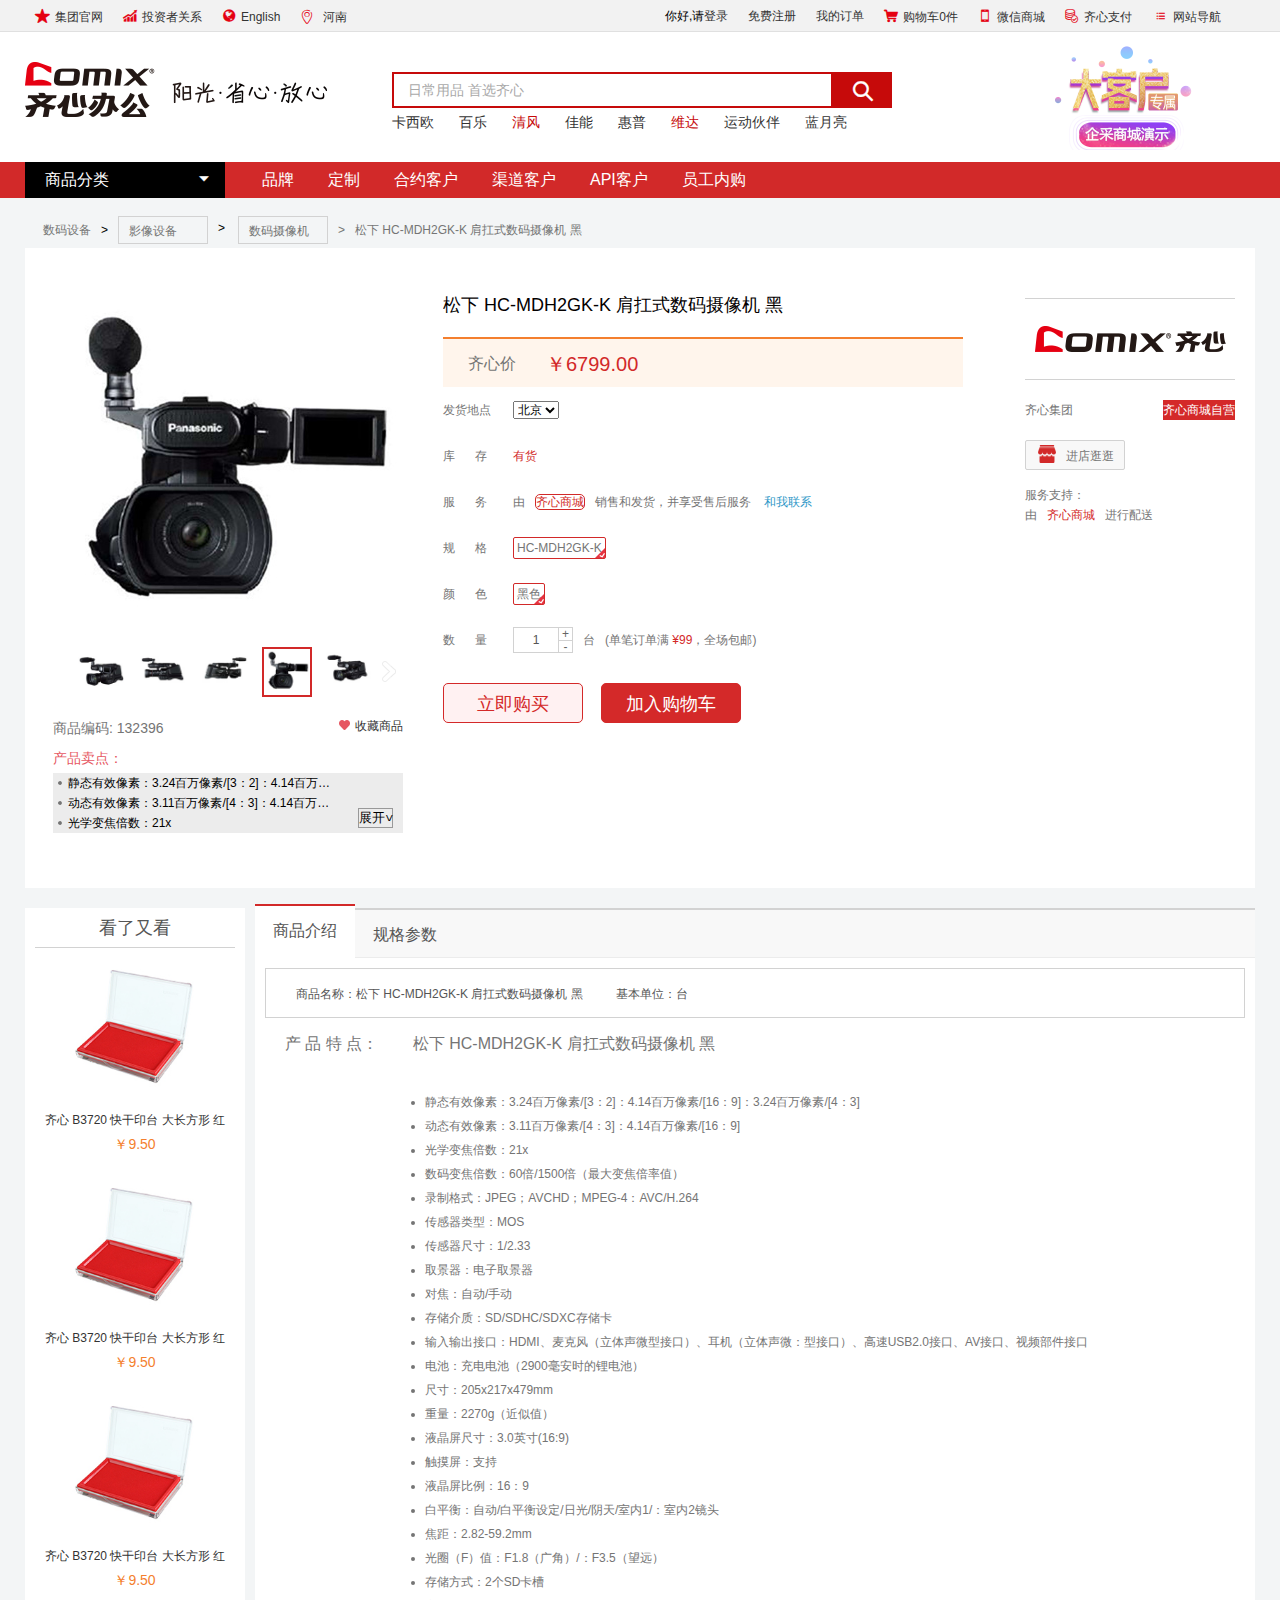
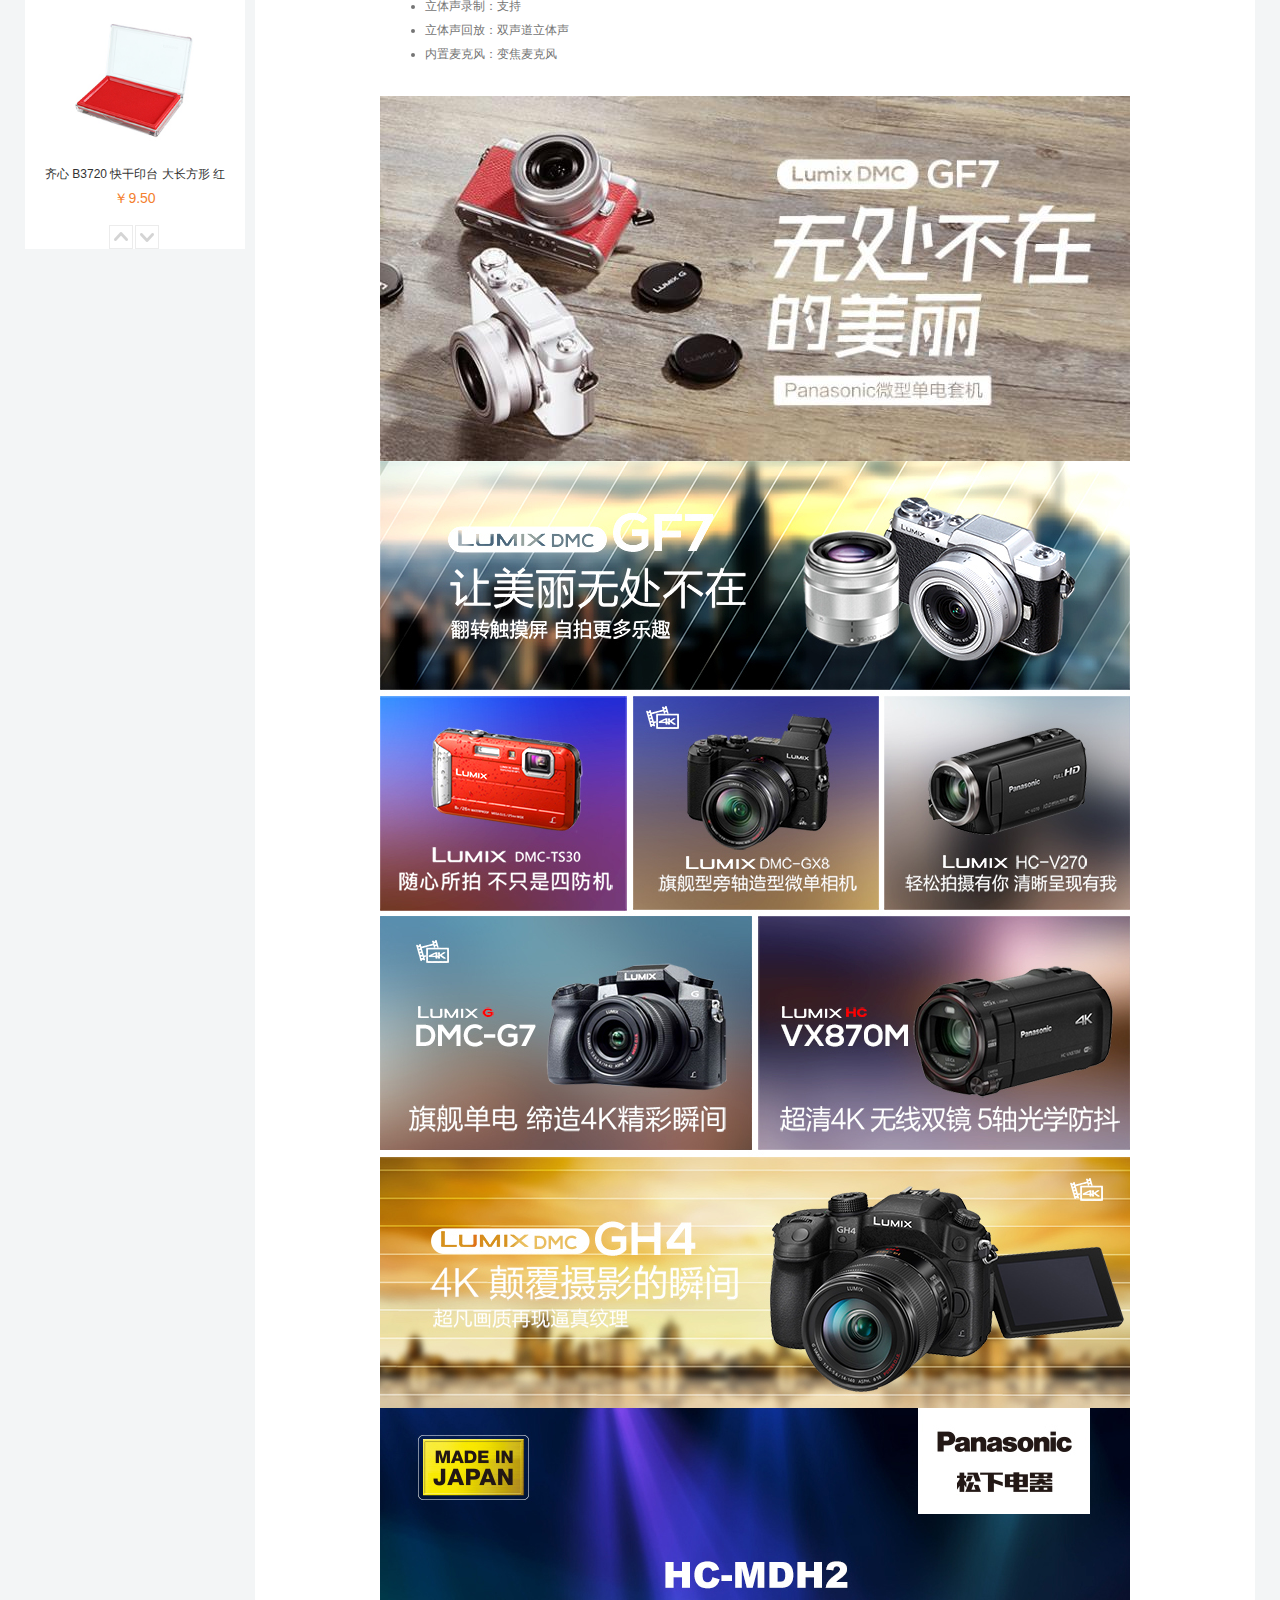
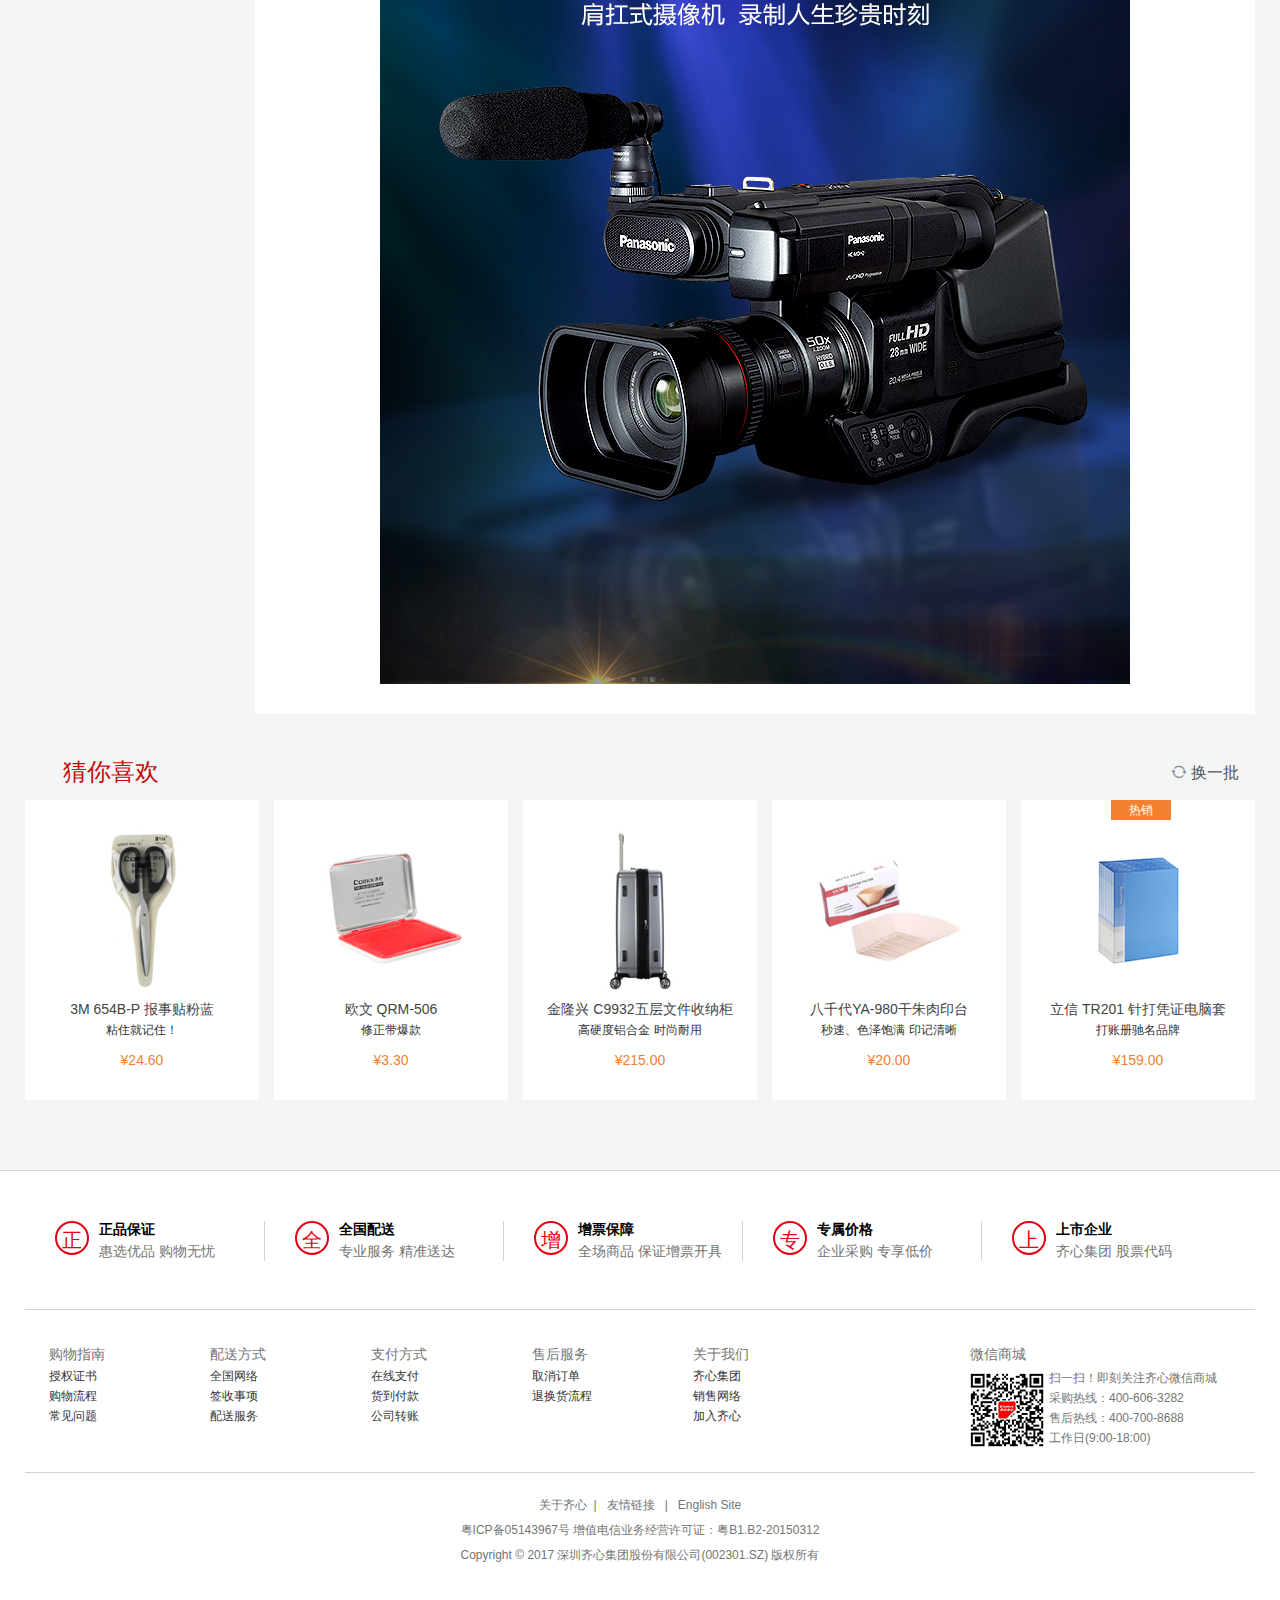
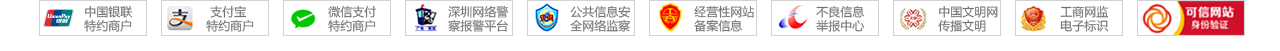
<file: qixin/detail.html>
<!doctype html>
<html>
<head>
<meta charset="utf-8">
<meta http-equiv="X-UA-Compatible" content="IE=Edge, chrome=1">
<title>商品详情</title>
<link href="favicon.ico" type="text/icon" rel="shortcut icon"/>
<meta name="keywords" content="齐心商城一站式采购,齐心渠道，批发商城，分销商城，电子商务解决方案">
<meta name="description" content="齐心渠道宝一站式网上办公用品采购平台">
<link rel="stylesheet" type="text/css" href="style/base.css"/>
<link rel="stylesheet" type="text/css" href="style/index.css"/>
<link rel="stylesheet" type="text/css" href="style/productList.css"/>
<link rel="stylesheet" type="text/css" href="style/detail.css"/>

<script type="text/javascript" src="js/jquery.min.js"></script>
<!-- <script src="js/jquery-3.2.1.min.js" type="text/javascript"/> -->
<style type="text/css">
.product i{
  color: #9d9282;
  font-size: 14px;
}
.product a:hover i{
  /* color: #ff4040 */
}
.nav .menu_nav h3:hover i{
  transform: rotate(180deg);
  transition: 0.5s;
}
#nav .nav .menu_nav .kinds{
    background: white;
    opacity: 0.9;
}

 </style>
</head>

<body>
<!--topbar-->
<div  id="topbar">
<div class="topbar"> 
  <!--hd_link-->
  <div class="hd_link">
    <ul class="hd_link fl">
      <li><i class="iconfont">&#xe600;</i><a href="http://about.comix.com.cn/">集团官网</a></li>
      <li><i class="iconfont">&#xe62a;</i><a href="http://about.comix.com.cn/page/tzzgx">投资者关系</a></li>
      <li><i class="iconfont">&#xe62d;</i><a href="http://www.chinacomix.com/">English</a></li>
    	<li><i class="iconfont">&#xe640;</i><a href="#">  <span>河南</span> </a> </li>
    </ul>
  </div>
    <!--hd_link  end--> 
    
    
    <!--quick_menu-->
    <div class="quick_menu fr">
      <ul>
        <li><span>你好,请</span><a href="#">登录</a> </li>
        <li><a href="#">免费注册</a></li>
        <li><a href="#">我的订单</a></li>
        <li><i class="iconfont">&#xe601;</i><a href="#"><span>购物车0件</span></a></li>
        <li><i class="iconfont" style="border-bottom:0 none;">&#xe63e;</i><a href="#"><span>微信商城</span></a> 
          <!--submenu-->
          	<b class="submenu"> <img src="images/hd-qrcode.png"></b>
          <!--submenu end--> 
            </li>
        <li><i class="iconfont">&#xe615;</i><a href="#">齐心支付</a></li>
        <li><i class="iconfont">&#xe70a;</i><a href="#">网站导航</a> 
          <!--submenu 网址导航-->
          <div class="submenu_menu">
          <dl >
          <dt>第三方平台&nbsp;&nbsp;|&nbsp;&nbsp;</dt>
            <dd>
            <a target="_blank" href="#">齐心京东</a>               
            <a target="_blank" href="#">齐心天猫</a>
            </dd>
            </dl>
            
            
          <dl>
          <dt>个人企业&nbsp;&nbsp;|&nbsp;&nbsp;</dt>
            <dd>
              <a target="_blank" href="#">齐心商城</a> 
               <a target="_blank" href="#">合约用户</a> 
               <a target="_blank" href="#">合约用户</a> 
            </dd>
          </dl>
            
            <dl >
          <dt>批发市场&nbsp;&nbsp;|&nbsp;&nbsp;</dt>
            <dd>
              <a target="_blank" href="#">齐心渠道</a> 
              <a target="_blank" href="#">齐心乐购</a> 
                          </dd>
            </dl>
            
            <dl >
          <dt>齐心集团&nbsp;&nbsp;|&nbsp;&nbsp;</dt>
            <dd>
               <a target="_blank" href="#">集团官网</a> 
              <a target="_blank" href="#">麦苗网络</a> 
            </dd>
            </dl>
            
           <dl>
          <dt>企业创投&nbsp;&nbsp;|&nbsp;&nbsp;</dt>
            <dd>
               <a target="_blank" href="#">阳光印网</a> 
               <a target="_blank" href="#">一览网络</a>
               <a target="_blank" href="#">齐心渠道</a>
               <a target="_blank" href="#">麦苗网络</a> 
               <a target="_blank" href="#">齐心渠道</a>
                 
            </dd>
            </dl>
           <!--submenu end-->  
          </div>
        </li>
        </ul>  
    
    <!--quick_menu end-->  
    </div>
  
  
   <!--topbar end-->
  </div>
</div>
<!--topbar end-->

<!-- 搜索栏 -->
<div id="header">
  <div class="header wrap" >
      <h1 class="fl"><a href="#"><img src="images/logo.png"></a></h1>

<div class="search fl">
  <div class="search_ipt fl ">
      <form>
        <input type="text" value="日常用品 首选齐心" class="input_txt">
        <input type="submit" value="&#xe638;" class="iconfont input_btn">
      </form>
  </div>
  <div class="search_words fl">
      <ul>
        <li><a href="#">卡西欧</a></li>
        <li><a href="#">百乐</a></li>
        <li><a href="#" style="color:#c60a0a">清风</a></li>
        <li><a href="#">佳能</a></li>
        <li><a href="#">惠普</a></li>
        <li><a href="#"style="color:#c60a0a">维达</a></li>
        <li><a href="#">运动伙伴</a></li>
        <li><a href="#">蓝月亮</a></li>
      </ul>
  </div>
  
</div>
    <div class="top_right fr">
      <a href="#" class="right"><img src="images/topright.png"></a>
    </div>

   </div> 
</div>

<!--导航栏nav  -->
<div id="nav">
  <div class="nav wrap">

    <div class="menu_nav fl ">
      <h3><span><a href="#" style="margin-left:20px;">商品分类</a></span><i class="iconfont fr " style="margin-top:10px;">&#xe603;</i></h3>

    <!--商品类别  -->
      <div class="kinds">
      <dl>
        <dt><i class="iconfont">&#xe64c;</i><a href="#">办公用纸</a><b>&gt;</b></dt>
        <div class="submenu">
          <div class="submenu_category">
                            	<dl>
                                      <dt><a href="#">复印纸</a></dt>
                                          <dd><a href="#">A4尺寸复印纸 (522)</a>
                                            <a href="#"> A3尺寸复印纸 (115)</a>
                                            <a href="#"> A5尺寸复印纸 (17)</a>
                                            <a href="#"> B4尺寸复印纸 (13)</a>
                                            <a href="#"> B5尺寸复印纸 (24)</a>
                                            <a href="#"> 8K尺寸复印纸 (23)</a>
                                            <a href="#"> 16K尺寸复印纸 (22)</a>
                                            <a href="#">美标尺寸复印纸 (5)</a>
                                          </dd>
                                </dl>
                                <dl>
                                		<dt><a href="#">打印纸</a></dt>
                                        <dd><a href="#">A4尺寸复印纸 (522)</a>
                                            <a href="#"> A3尺寸复印纸 (115)</a>
                                            <a href="#"> A5尺寸复印纸 (17)</a>
                                            <a href="#"> B4尺寸复印纸 (13)</a>
                                            <a href="#"> B5尺寸复印纸 (24)</a>
                                            <a href="#"> 8K尺寸复印纸 (23)</a>
                                            <a href="#"> 16K尺寸复印纸 (22)</a>
                                            <a href="#">美标尺寸复印纸 (5)</a>
                                          </dd>
                                </dl>
                               <dl>
                                		<dt><a href="#">艺术纸</a></dt>
                                        <dd><a href="#">彩色复印纸 (522)</a>
                                                                                    <a href="#"> B5尺寸复印纸 (24)</a>
                                            <a href="#"> 高端复印纸 (23)</a>
                                         
                                          </dd>
                                </dl>         
                            </div>
        </div>
      </dl>
    

       <dl>
        <dt><i class="iconfont">&#xe60e;</i><a href="#">办公耗材</a><b>&gt;</b></dt>
        <div class="submenu">
          <div class="submenu_category">
                            	<dl>
                                      <dt><a href="#">打印机/传真机耗材</a></dt>
                                          <dd><a href="#">A4尺寸复印纸 (522)</a>
                                            <a href="#"> A3尺寸复印纸 (115)</a>
                                            <a href="#"> A5尺寸复印纸 (17)</a>
                                            <a href="#"> B4尺寸复印纸 (13)</a>
                                            <a href="#"> B5尺寸复印纸 (24)</a>
                                            <a href="#"> 8K尺寸复印纸 (23)</a>
                                            <a href="#"> 16K尺寸复印纸 (22)</a>
                                            <a href="#">美标尺寸复印纸 (5)</a>
                                          </dd>
                                </dl>
                                <dl>
                                		<dt><a href="#">色带</a></dt>
                                        <dd><a href="#">A4尺寸复印纸 (522)</a>
                                            <a href="#"> A3尺寸复印纸 (115)</a>
                                            <a href="#"> A5尺寸复印纸 (17)</a>
                                            <a href="#"> B4尺寸复印纸 (13)</a>
                                            <a href="#"> B5尺寸复印纸 (24)</a>
                                            <a href="#"> 8K尺寸复印纸 (23)</a>
                                            <a href="#"> 16K尺寸复印纸 (22)</a>
                                            <a href="#">美标尺寸复印纸 (5)</a>
                                          </dd>
                                </dl>
                               <dl>
                                		<dt><a href="#">艺术纸</a></dt>
                                        <dd><a href="#">彩色复印纸 (522)</a>
                                            <a href="#"> B5尺寸复印纸 (24)</a>
                                            <a href="#"> 高端复印纸 (23)</a>
                                         
                                          </dd>
                                </dl>         
                            </div>
        </div>        
      </dl>

        <dl>
        <dt><i class="iconfont">&#xe606;</i><a href="#">办公文具</a><b>&gt;</b></dt>
        <div class="submenu">
          <div class="submenu_category">
                            	<dl>
                                      <dt><a href="#">打印机/传真机耗材</a></dt>
                                          <dd><a href="#">A4尺寸复印纸 (522)</a>
                                            <a href="#"> A3尺寸复印纸 (115)</a>
                                            <a href="#"> A5尺寸复印纸 (17)</a>
                                            <a href="#"> B4尺寸复印纸 (13)</a>
                                            <a href="#"> B5尺寸复印纸 (24)</a>
                                            <a href="#"> 8K尺寸复印纸 (23)</a>
                                            <a href="#"> 16K尺寸复印纸 (22)</a>
                                            <a href="#">美标尺寸复印纸 (5)</a>
                                          </dd>
                                </dl>
                                <dl>
                                		<dt><a href="#">色带</a></dt>
                                        <dd><a href="#">A4尺寸复印纸 (522)</a>
                                            <a href="#"> A3尺寸复印纸 (115)</a>
                                            <a href="#"> A5尺寸复印纸 (17)</a>
                                            <a href="#"> B4尺寸复印纸 (13)</a>
                                            <a href="#"> B5尺寸复印纸 (24)</a>
                                            <a href="#"> 8K尺寸复印纸 (23)</a>
                                            <a href="#"> 16K尺寸复印纸 (22)</a>
                                            <a href="#">美标尺寸复印纸 (5)</a>
                                          </dd>
                                </dl>
                               <dl>
                                		<dt><a href="#">艺术纸</a></dt>
                                        <dd><a href="#">彩色复印纸 (522)</a>
                                            <a href="#"> B5尺寸复印纸 (24)</a>
                                            <a href="#"> 高端复印纸 (23)</a>
                                         
                                          </dd>
                                </dl>         
                            </div>
        </div>   
          </dl>

       <dl>
        <dt><i class="iconfont">&#xe69a;</i><a href="#">办公设备</a><b>&gt;</b></dt>        
                 <div class="submenu">
          <div class="submenu_category">
                            	<dl>
                                      <dt><a href="#">打印机/传真机耗材</a></dt>
                                          <dd><a href="#">A4尺寸复印纸 (522)</a>
                                            <a href="#"> A3尺寸复印纸 (115)</a>
                                            <a href="#"> A5尺寸复印纸 (17)</a>
                                            <a href="#"> B4尺寸复印纸 (13)</a>
                                            <a href="#"> B5尺寸复印纸 (24)</a>
                                            <a href="#"> 8K尺寸复印纸 (23)</a>
                                            <a href="#"> 16K尺寸复印纸 (22)</a>
                                            <a href="#">美标尺寸复印纸 (5)</a>
                                          </dd>
                                </dl>
                                <dl>
                                		<dt><a href="#">色带</a></dt>
                                        <dd><a href="#">A4尺寸复印纸 (522)</a>
                                            <a href="#"> A3尺寸复印纸 (115)</a>
                                            <a href="#"> A5尺寸复印纸 (17)</a>
                                            <a href="#"> B4尺寸复印纸 (13)</a>
                                            <a href="#"> B5尺寸复印纸 (24)</a>
                                            <a href="#"> 8K尺寸复印纸 (23)</a>
                                            <a href="#"> 16K尺寸复印纸 (22)</a>
                                            <a href="#">美标尺寸复印纸 (5)</a>
                                          </dd>
                                </dl>
                               <dl>
                                		<dt><a href="#">艺术纸</a></dt>
                                        <dd><a href="#">彩色复印纸 (522)</a>
                                            <a href="#"> B5尺寸复印纸 (24)</a>
                                            <a href="#"> 高端复印纸 (23)</a>
                                         
                                          </dd>
                                </dl>         
                            </div>
        </div>   
      </dl>

        <dl>
        <dt><i class="iconfont">&#xe74f;</i><a href="#">电脑及配件</a><b>&gt;</b></dt>
                 <div class="submenu">
          <div class="submenu_category">
                            	<dl>
                                      <dt><a href="#">打印机/传真机耗材</a></dt>
                                          <dd><a href="#">A4尺寸复印纸 (522)</a>
                                            <a href="#"> A3尺寸复印纸 (115)</a>
                                            <a href="#"> A5尺寸复印纸 (17)</a>
                                            <a href="#"> B4尺寸复印纸 (13)</a>
                                            <a href="#"> B5尺寸复印纸 (24)</a>
                                            <a href="#"> 8K尺寸复印纸 (23)</a>
                                            <a href="#"> 16K尺寸复印纸 (22)</a>
                                            <a href="#">美标尺寸复印纸 (5)</a>
                                          </dd>
                                </dl>
                                <dl>
                                		<dt><a href="#">色带</a></dt>
                                        <dd><a href="#">A4尺寸复印纸 (522)</a>
                                            <a href="#"> A3尺寸复印纸 (115)</a>
                                            <a href="#"> A5尺寸复印纸 (17)</a>
                                            <a href="#"> B4尺寸复印纸 (13)</a>
                                            <a href="#"> B5尺寸复印纸 (24)</a>
                                            <a href="#"> 8K尺寸复印纸 (23)</a>
                                            <a href="#"> 16K尺寸复印纸 (22)</a>
                                            <a href="#">美标尺寸复印纸 (5)</a>
                                          </dd>
                                </dl>
                               <dl>
                                		<dt><a href="#">艺术纸</a></dt>
                                        <dd><a href="#">彩色复印纸 (522)</a>
                                            <a href="#"> B5尺寸复印纸 (24)</a>
                                            <a href="#"> 高端复印纸 (23)</a>
                                         
                                          </dd>
                                </dl>         
                            </div>
        </div>   
      </dl>

          <dl>
        <dt><i class="iconfont">&#xe602;</i><a href="#">数码设备</a><b>&gt;</b></dt>        
                  <div class="submenu">
          <div class="submenu_category">
                            	<dl>
                                      <dt><a href="#">影像设备</a></dt>
                                          <dd><a href="#">一次性成像相机 (57) </a>
                                            <a href="#"> 单反照相机 (91)</a>
                                            <a href="#"> 数码摄像机 (104) </a>
                                            <a href="#"> 数码照相机 (189)</a>
                                            <a href="#"> 单电/微单相机 (81) </a>
                                            <a href="#"> 电子阅读器 (33)</a>
                                          
                                          </dd>
                                </dl>
                                <dl>
                                		<dt><a href="#">影音设备</a></dt>
                                        <dd><a href="#">数码相框 (51) </a>
                                            <a href="#"> 录音笔 (123)</a>
                                            <a href="#"> MP3/MP4播放器 (260)</a>
                                            <a href="#"> 耳机/耳麦 (1340) </a>
                                            <a href="#"> 智能设备 (180)</a>
                                            
                                          </dd>
                                </dl>
                               <dl>
                                		<dt><a href="#">数码配件</a></dt>
                                        <dd><a href="#">三角架 (396)</a>
                                            <a href="#"> 数码设备电池 (49)</a>
                                            <a href="#"> 影像包/保护套 (252)</a>
                                         
                                          </dd>
                                </dl>
                                <dl>
                                		<dt><a href="#">存储卡/读卡器</a></dt>
                                        <dd><a href="#">SD卡/TF卡/CF卡 (81) </a>
                                            <a href="#"> 读卡器/转换器 (78)</a>
                                                                                   
                                          </dd>
                                </dl>                  
                            </div>
        </div>   
      </dl>

       <dl>
        <dt><i class="iconfont">&#xe648;</i><a href="#">通讯设备/手机</a><b>&gt;</b></dt>
                  <div class="submenu">
          <div class="submenu_category">
                            	<dl>
                                      <dt><a href="#">打印机/传真机耗材</a></dt>
                                          <dd><a href="#">A4尺寸复印纸 (522)</a>
                                            <a href="#"> A3尺寸复印纸 (115)</a>
                                            <a href="#"> A5尺寸复印纸 (17)</a>
                                            <a href="#"> B4尺寸复印纸 (13)</a>
                                            <a href="#"> B5尺寸复印纸 (24)</a>
                                            <a href="#"> 8K尺寸复印纸 (23)</a>
                                            <a href="#"> 16K尺寸复印纸 (22)</a>
                                            <a href="#">美标尺寸复印纸 (5)</a>
                                          </dd>
                                </dl>
                                <dl>
                                		<dt><a href="#">色带</a></dt>
                                        <dd><a href="#">A4尺寸复印纸 (522)</a>
                                            <a href="#"> A3尺寸复印纸 (115)</a>
                                            <a href="#"> A5尺寸复印纸 (17)</a>
                                            <a href="#"> B4尺寸复印纸 (13)</a>
                                            <a href="#"> B5尺寸复印纸 (24)</a>
                                            <a href="#"> 8K尺寸复印纸 (23)</a>
                                            <a href="#"> 16K尺寸复印纸 (22)</a>
                                            <a href="#">美标尺寸复印纸 (5)</a>
                                          </dd>
                                </dl>
                               <dl>
                                		<dt><a href="#">艺术纸</a></dt>
                                        <dd><a href="#">彩色复印纸 (522)</a>
                                            <a href="#"> B5尺寸复印纸 (24)</a>
                                            <a href="#"> 高端复印纸 (23)</a>
                                         
                                          </dd>
                                </dl>         
                            </div>
        </div>               
      </dl>

        <dl>
        <dt><i class="iconfont">&#xe626;</i><a href="#">办公家电</a><b>&gt;</b></dt>
            
      </dl>

       <dl>
        <dt><i class="iconfont">&#xe60b;</i><a href="#">食品饮料</a><b>&gt;</b></dt>
          
             
      </dl>

      <dl>
        <dt><i class="iconfont">&#xe62e;</i><a href="#">生活用品</a><b>&gt;</b></dt>         
       
      </dl>

       <dl>
        <dt><i class="iconfont">&#xe617;</i><a href="#">劳防用品</a><b>&gt;</b></dt>
             
      </dl>
            
      <dl>
        <dt><i class="iconfont">&#xe687;</i><a href="#">办公家具</a><b>&gt;</b></dt>
      
      </dl>

      <dl>
        <dt><i class="iconfont">&#xe616;</i><a href="#">卡券及商务礼品</a><b>&gt;</b></dt>
     
      </dl>
      </div>
    
    </div>

    <!--商品右上  -->
    <div class="main_nav fl">
    <ul>
     
      <li><a href="">品牌</a></li>
      <li><a href="">定制</a></li>
      <li> <a href="">合约客户</a></li>
      <li><a href="">渠道客户</a></li>
      <li><a href="">API客户</a></li>
      <li><a href="">员工内购</a></li>

    </ul>
    </div>

  </div>
</div>

<!--商品详情目录  -->
<div class="crumbnew clearfix wrap ">
    <ul>
        <li><a href="#" style="font-size:12px; margin-top:2px;">数码设备</a><span  style="padding-left:10px;" >&gt;</span></li>
        <li>
            <dl>
                <dt style="margin-right:20px;"><a href="#">影像设备</a><i class="iconfont"></i></dt>
                
                <dd>
                    <div class="option">
                        <a href="#">影像设备</a>
                        <a href="#">影像设备</a>
                        <a href="#">影像设备</a>
                        <a href="#">影像设备</a>
                        <a href="#">影像设备</a>
                        <a href="#">影像设备</a>
                        <a href="#">影像设备</a>                        
                    </div>
                </dd>
            </dl>
            <span class="left">&gt;</span>
        </li>
        
        <li>
            <dl>
                <dt><a href="#">数码摄像机</a><i class="iconfont"></i></dt>
                <dd>
                    <div class="option">
                        <a href="#">影像设备</a>
                        <a href="#">影像设备</a>
                        <a href="#">影像设备</a>
                        <a href="#">影像设备</a>
                        <a href="#">影像设备</a>
                        <a href="#">影像设备</a>
                        <a href="#">影像设备</a>                        
                    </div>
                </dd>
            </dl>
        </li>
        <li class="crumb_detail" style="float:left;color: #757575;line-height:28px;"><span>&gt;</span>松下 HC-MDH2GK-K 肩扛式数码摄像机 黑</li>

    </ul>
    
</div>
<!--商品  -->
<div class="detailBox wrap clearfix">
    <div class="left clearfix">
        <div class="detail-img">
            <div class="imgview">
               <img src="images/detail/4.jpg" alt="商品图片">
            </div>
            <div class="select-img">
                <img src="images/detail/qietu.png" alt="切换图片">
                
            </div>
            <div class="detail-nub clearfix">
                <p>商品编码: 132396</p>
                <div class="fr">
                <a href="#"><img src="images/detail/detail2.png"><span>收藏商品</span></a></div>
            </div>
            <!--产品卖点  -->
            <div class="pro-features-tit">产品卖点：</div>
            <div class="pro-features">
              <p><button class="show" style="cursor: pointer;" value="">展开</button><i>&gt;</i>
           </p>
                <ul>

                    <li>静态有效像素：3.24百万像素/[3：2]：4.14百万像素/[16：9]：3.24百万像素/[4：3]</li>
                    <li>动态有效像素：3.11百万像素/[4：3]：4.14百万像素/[16：9]</li>
                    <li>光学变焦倍数：21x</li>
                    <li> 数码变焦倍数：60倍/1500倍（最大变焦倍率值）</li>
                    <li>录制格式：JPEG；AVCHD；MPEG-4：AVC/H.264</li>
                    <li>传感器类型：MOS</li>
                    <li>传感器尺寸：1/2.33</li>
                    <li>取景器：电子取景器</li>
                    <li>对焦：自动/手动</li>
                    <li>存储介质：SD/SDHC/SDXC存储卡</li>
                    <li>输入输出接口：HDMI、麦克风（立体声微型接口）、耳机（立体声微：型接口）、高速USB2.0接口、AV接口、视频部件接口</li>
                    <li>电池：充电电池（2900毫安时的锂电池）</li>
                    <li>尺寸：205x217x479mm</li>
                    <li>重量：2270g（近似值）</li>
                    <li>液晶屏尺寸：3.0英寸(16:9)</li>
                    <li>触摸屏：支持</li>
                    <li>液晶屏比例：16：9</li>
                    <li>白平衡：自动/白平衡设定/日光/阴天/室内1/：室内2镜头</li>
                    <li>焦距：2.82-59.2mm</li>
                    <li>光圈（F）值：F1.8（广角）/：F3.5（望远）</li>
                    <li>存储方式：2个SD卡槽</li>
                    <li>立体声录制：支持</li>
                    <li>立体声回放：双声道立体声</li>
                    <li>内置麦克风：变焦麦克风</li>
                </ul>
                
            </div>
                 <script type="text/javascript">
                $(".show").click(function(){
                  var a=$(".pro-features").height();
                  
                  if(a <="60"){
                  $(".pro-features").css("height", "500");
                  $(".show").text("收缩");
                  $(".pro-features p i").css("transform","rotate(270deg)");
                  $(".pro-features").css("transition","2s");
                  }
                  else{
                  $(".pro-features").css("height", "60");
                  $(".pro-features p i").css("transform","rotate(90deg)");
                  $(".show").text("展开");
                  $(".pro-features ").css("transition","2s");
                  }
                });
              </script>  

        </div>
        <!--商品信息  -->
        <div class="property clearfix">
            <div class="detail-hd">松下 HC-MDH2GK-K 肩扛式数码摄像机 黑</div>
        
          <div class="detail-price clearfix">
              <p class="no1">齐心价</p>
              <p class="no2"><span>￥</span>6799.00</p>
          </div>


          <div class="service clearfix">
            <dl>
              <dt class="fl">发货地点</dt>
              <dd><div class="service">
                <select name="选择" id="shopStock">
                  <option value="1">北京</option>
                  <option value="2">上海</option>
                  <option value="3">天津</option>
                  <option value="4">杭州</option>
                  <option value="5">郑州</option>
                  <option value="6">深圳</option>
                  <option value="7">武汉</option>
                  <option value="8">广东</option>
                  <option value="9">青岛</option>
                  <option value="10">广州</option>

                </select>
              </div> </dd>
                    
            </dl>
          
            <dl class="kucun " >
              <dt>库&nbsp;&nbsp;&nbsp;&nbsp;&nbsp;&nbsp;存</dt>
              <dd>有货</dd>
            </dl>

            <dl class="fuwu" >
              <dt>服&nbsp;&nbsp;&nbsp;&nbsp;&nbsp;&nbsp;务</dt>
              <dd>由<span>齐心商城</span>销售和发货，并享受售后服务 <a href="#">和我联系</a></dd>
            </dl>

            <dl class="guige " >
              <dt>规&nbsp;&nbsp;&nbsp;&nbsp;&nbsp;&nbsp;格</dt>
              <dd class="border"><span>HC-MDH2GK-K<i></i></span>
              </dd>
              
            </dl>

            <dl class="color " >
              <dt>颜&nbsp;&nbsp;&nbsp;&nbsp;&nbsp;&nbsp;色</dt>
              <dd class="border"><span>黑色<i></i></span>
              </dd>
              
            </dl>

            <dl class="shuliang fl" >
              <dt class="fl" >数&nbsp;&nbsp;&nbsp;&nbsp;&nbsp;&nbsp;量</dt>
              <dd class="fl clearfix">
                <div class="" ><input class="ipt" type="text" value="1"></div>
                <div class="changenub clearfix">
                  <a href="#" style="border-bottom:none;">+</a>
                  <a href="#">-</a>
                </div>
                <div class="text fl"> 台</div>
                <div class="text1 fl">(单笔订单满 <span>¥99</span>，全场包邮)</div>
              </dd>
            </dl>


          </div>

          <div class="buybtn">
            <a href="#" class="buy">立即购买</a>
            <a href="#" class="addcart"><i class="iconfont"></i>加入购物车</a>
          </div>
  </div>    

  </div>

  <!--右边  -->
    <div class="right fl">
      <div class="logo">
        <img src="images/detail/shop-comix.png" alt="logo">        
      </div>
      <div class="shop-hd clearfix">
        <p class="p0">齐心集团</p>
        <p class="p1">齐心商城自营</p>
      </div>
      <div class="shop-btn clearfix ">
        <a href="#"><img src="images/detail/shop-ico1.png">进店逛逛</a>

      </div>
      <div class="service">
        <p>服务支持：</p>
         <p class="p2">由<span>齐心商城</span>进行配送</p>
      </div>
    </div>
</div>
<!--商品详情  -->
<div class="main_detail wrap clearfix">
  <!--看了又看  -->
  <div class="reco  fl clearfix">
    <div class="reco-hd">看了又看</div>
    <div class="recoSlide ">
      <ul>
        <li>
          <a href="#">
            <img src="images/detail/1 (1).jpg" alt="">
            <div class="row1">齐心 B3720 快干印台 大长方形 红</div>
            <div class="row2">￥9.50</div>
          </a>
        </li>

        <li>
          <a href="#">
            <img src="images/detail/1 (1).jpg" alt="">
            <div class="row1">齐心 B3720 快干印台 大长方形 红</div>
            <div class="row2">￥9.50</div>
          </a>
        </li>

        <li>
          <a href="#">
            <img src="images/detail/1 (1).jpg" alt="">
            <div class="row1">齐心 B3720 快干印台 大长方形 红</div>
            <div class="row2">￥9.50</div>
          </a>
        </li>

        <li>
          <a href="#">
            <img src="images/detail/1 (1).jpg" alt="">
            <div class="row1">齐心 B3720 快干印台 大长方形 红</div>
            <div class="row2">￥9.50</div>
          </a>
        </li>
      </ul>

      <div class="trigger clearfix">
        <a  class="a1" href="#" ><img src="images/detail/slide1.png"></a>
        <a  class="a2" href="#"><img src="images/detail/slide2.png"></a>
      </div>
    </div>
  </div>
  <!--商品的介绍  -->
  <div class="detailWrap fr clearfix">
    <!--商品介绍标题  -->
    <div class="detail-til">
      <ul class="detail-tab">
        <li>
          <div class="text1 ">商品介绍</div>
        </li>

        <li>
          <div class="text">规格参数</div>
        </li>

      </ul>
    </div>
    <!--商品介绍内容  -->
    <div class="detail-con">
      <div class="text">
        <span >商品名称：松下 HC-MDH2GK-K 肩扛式数码摄像机  黑</span> 
        <span >基本单位：台</span>
      </div>

      
        <div class="tedian clearfix">
            <span >产 品 特 点：</span>
            <span>松下 HC-MDH2GK-K 肩扛式数码摄像机 黑</span></div>
       
        <div class="jieshao clearfix">
         <ul>
                    <li>静态有效像素：3.24百万像素/[3：2]：4.14百万像素/[16：9]：3.24百万像素/[4：3]</li>
                    <li>动态有效像素：3.11百万像素/[4：3]：4.14百万像素/[16：9]</li>
                    <li>光学变焦倍数：21x</li>
                    <li> 数码变焦倍数：60倍/1500倍（最大变焦倍率值）</li>
                    <li>录制格式：JPEG；AVCHD；MPEG-4：AVC/H.264</li>
                    <li>传感器类型：MOS</li>
                    <li>传感器尺寸：1/2.33</li>
                    <li>取景器：电子取景器</li>
                    <li>对焦：自动/手动</li>
                    <li>存储介质：SD/SDHC/SDXC存储卡</li>
                    <li>输入输出接口：HDMI、麦克风（立体声微型接口）、耳机（立体声微：型接口）、高速USB2.0接口、AV接口、视频部件接口</li>
                    <li>电池：充电电池（2900毫安时的锂电池）</li>
                    <li>尺寸：205x217x479mm</li>
                    <li>重量：2270g（近似值）</li>
                    <li>液晶屏尺寸：3.0英寸(16:9)</li>
                    <li>触摸屏：支持</li>
                    <li>液晶屏比例：16：9</li>
                    <li>白平衡：自动/白平衡设定/日光/阴天/室内1/：室内2镜头</li>
                    <li>焦距：2.82-59.2mm</li>
                    <li>光圈（F）值：F1.8（广角）/：F3.5（望远）</li>
                    <li>存储方式：2个SD卡槽</li>
                    <li>立体声录制：支持</li>
                    <li>立体声回放：双声道立体声</li>
                    <li>内置麦克风：变焦麦克风</li>
        </ul>
       </div>
    </div>

      <div class="imageshow">
        <img src="images/detail/1 (2).jpg" alt="">
        <img src="images/detail/2.jpg" alt="">
        <img src="images/detail/3.jpg" alt="">
        <!-- <img src="images/detail/4 (1).jpg" alt=""> -->
        
      </div>
    </div>


  </div>
</div>





<!--楼层开始  -->
  <div class="floor_til wrap clear">  
  <div class="text">
    &nbsp;&nbsp;猜你喜欢
  </div>
  <a href="#"><i class="iconfont" style="width:20px;height:20px;">&#xe631; </i>换一批</a>
</div>
<!--猜你喜欢  -->
<div class="main_floor">
<div class="floor_right_four ">
<ul class="floor_right_item">
        <li class="item_1 ">
          <a href="#">
          <img src="images/1.jpg" alt="碎纸机">
          <div class="row_1">3M 654B-P 报事贴粉蓝 </div>
          <div class="row_2">粘住就记住！</div>
          <div class="row-3">¥24.60 </div></a>
        </li>

        <li class="item_2 ">
          <a href="#">
          <img src="images/1 (1).jpg" alt="碎纸机">
          <div class="row_1">欧文 QRM-506</div>
          <div class="row_2">修正带爆款</div>
          <div class="row-3">¥3.30</div></a>
        </li>

        <li class="item_3 ">
          <a href="#">
          <img src="images/1 (2).jpg" alt="碎纸机">
          <div class="row_1">金隆兴 C9932五层文件收纳柜</div>
          <div class="row_2">高硬度铝合金 时尚耐用</div>
          <div class="row-3">¥215.00 </div></a>
        </li>

         <li class="item_4 ">
          <a href="#">
          <img src="images/1 (3).jpg" alt="碎纸机">
          <div class="row_1">八千代YA-980干朱肉印台</div>
          <div class="row_2">秒速、色泽饱满 印记清晰</div>
          <div class="row-3">¥20.00 </div></a>
        </li>
        <!--热销  -->
         <li class="item_5 ">
            <div class="flag-hot">热销</div> 
          <a href="#">
          <img src="images/1 (4).png" alt="碎纸机">
          <div class="row_1">立信 TR201 针打凭证电脑套</div>
          <div class="row_2">打账册驰名品牌</div>
          <div class="row-3">¥159.00</div></a>
        </li>
      
    </ul>
  </div>



</div>

<!--尾部footer  -->
<div class="footer ">
    <div class="footer_top wrap clear ">
      <ul>
        <li>
          <span>正</span>
          <div class="text">
            <p class="p1">正品保证</p>
            <p class="p2">惠选优品&nbsp;购物无忧</p>
          </div>          
        </li>
      

        
        <li>
          <span>全 </span>
          <div class="text">
            <p class="p1">全国配送</p>
            <p class="p2">专业服务 精准送达</p>
          </div>          
        </li>
      

        
        <li>
          <span>增 </span>
          <div class="text">
            <p class="p1">增票保障</p>
            <p class="p2">全场商品 保证增票开具</p>
          </div>          
        </li>
     

       
        <li>
          <span>专 </span>
          <div class="text">
            <p class="p1">专属价格</p>
            <p class="p2">企业采购 专享低价</p>
          </div>          
        </li>
     

       
        <li>
          <span>上 </span>
          <div class="text">
            <p class="p1">上市企业</p>
            <p class="p2">齐心集团 股票代码 002301</p>
          </div>          
        </li>
      </ul>

      
    </div>
      <div class="footer_nav wrap">
        <dl class="nav_items">
          <dt>购物指南</dt>
          <dd><a href="#">授权证书</a></dd>
          <dd><a href="#">购物流程</a></dd>
          <dd><a href="#">常见问题</a></dd>
        </dl>
        <dl class="nav_items">
          <dt>配送方式</dt>
          <dd><a href="#">全国网络</a></dd>
          <dd><a href="#">签收事项</a></dd>
          <dd><a href="#">配送服务</a></dd>
        </dl>
        <dl class="nav_items">
          <dt>支付方式</dt>
          <dd><a href="#">在线支付</a></dd>
          <dd><a href="#">货到付款</a></dd>
          <dd><a href="#">公司转账</a></dd>
        </dl>
        <dl class="nav_items">
          <dt>售后服务</dt>
          <dd><a href="#">取消订单</a></dd>
          <dd><a href="#">退换货流程</a></dd>
          
        </dl>
        <dl class="nav_items">
          <dt>关于我们</dt>
          <dd><a href="#">齐心集团</a></dd>
          <dd><a href="#">销售网络</a></dd>
          <dd><a href="#">加入齐心</a></dd>
        </dl>

        <dl class="nav_wx">
          <dt>微信商城</dt>
          <p></p>
          <dd>
            扫一扫！即刻关注齐心微信商城<br>
            采购热线：400-606-3282<br>
            售后热线：400-700-8688<br>
            工作日(9:00-18:00)
        <br>
      </dd>
        </dl>

    </div>


    <div class="footer_link wrap">
      <p>
      <a href="#">关于齐心</a>&nbsp;&nbsp;|&nbsp;&nbsp;
      <a href="#">友情链接 </a>&nbsp;&nbsp;|&nbsp;&nbsp;
      <a href="#">English Site</a>
      </p>
      <p>粤ICP备05143967号 增值电信业务经营许可证：<a href="#">粤B1.B2-20150312</a></p>
      <p>Copyright © 2017 深圳齐心集团股份有限公司<a href="#">(002301.SZ)</a> 版权所有</p>
      
    </div>



        <div class="footer_buttom wrap">
          <a href=""><img src="images/footer-link1.png"></a>
          <a href=""><img src="images/footer-link2.png"></a>
          <a href=""><img src="images/footer-link3.png"></a>

          <a href=""><img src="images/footer-link4.png"></a>
          
          <a href=""><img src="images/footer-link5.png"></a>
          
          <a href=""><img src="images/footer-link6.png"></a>
          
          <a href=""><img src="images/footer-link7.png"></a>
          
          <a href=""><img src="images/footer-link8.png"></a>
          
          <a href=""><img src="images/footer-link9.png"></a>
          
          <a href=""><img src="images/footer-link10.png"></a>
          
      
    </div>      
</div>
</body>
</html>
</file>
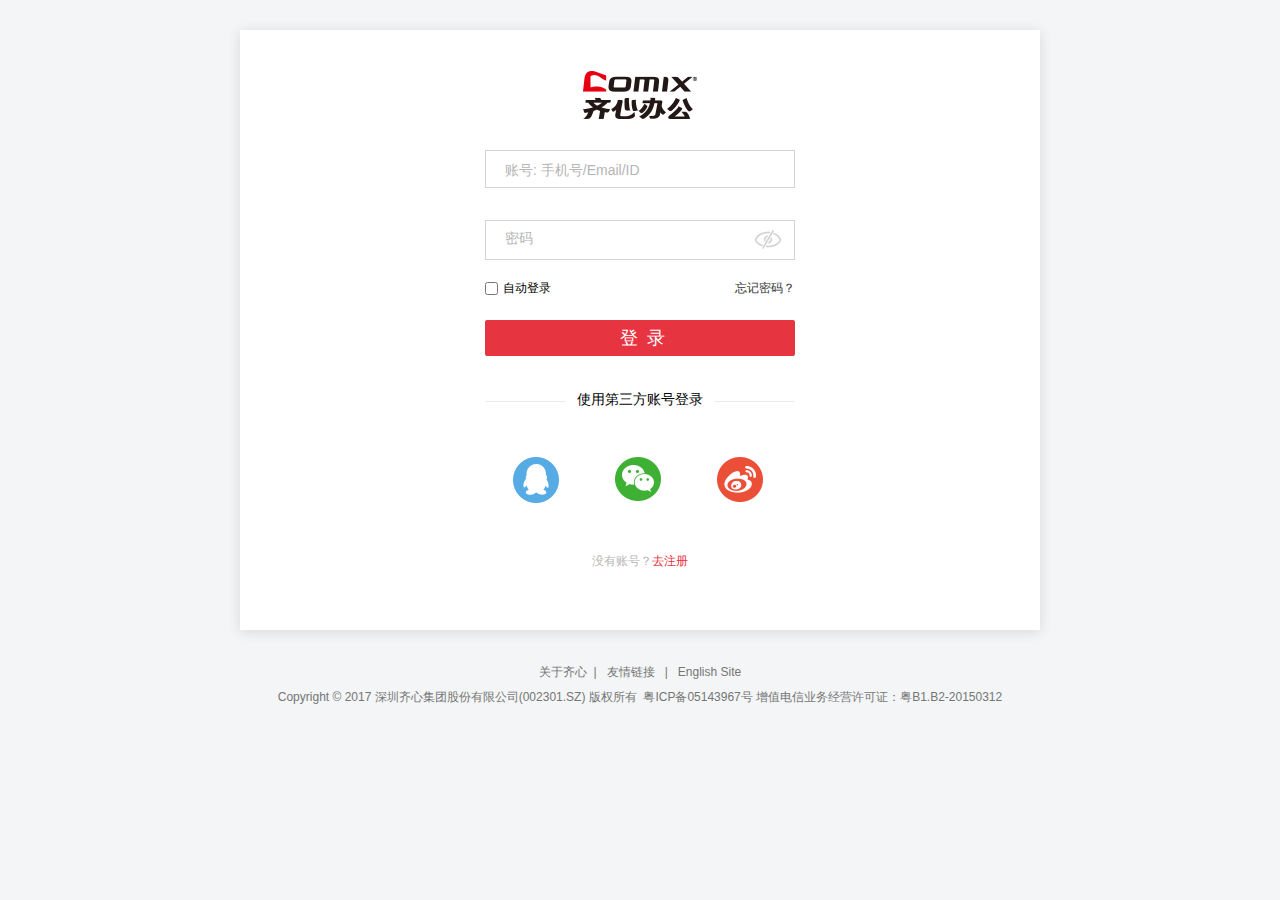
<file: qixin/login.html>
<!DOCTYPE html>
<html lang="en">
<head>
    <link href="favicon.ico" type="text/icon" rel="shortcut icon">
    <meta charset="UTF-8">
    <meta name="viewport" content="width=device-width, initial-scale=1.0">
    <meta http-equiv="X-UA-Compatible" content="ie=edge">
    <title>登录</title>
    <link rel="stylesheet"  type="text/css" href="style/login.css">
    <link rel="stylesheet" type="text/css" href="style/base.css">
    <link rel="stylesheet" type="text/css" href="style/index.css">
   
</head>
<body>
    <div class="log wrap">
    <div class="logBg ">
        <div class="logBox">
            <div class="logo"><img src="images/login/logo.png " alt="logo"></div>
            <div class="passid">
                <input type="text" class="idinput" value="">
                <div class="text"><span>账号:  手机号/Email/ID<span></div>
            </div>
            <div class="password">
                <input type="password" class="passinput" value="">
                <div class="text"><span>密码<span></div>
                <img class="fr" src="images/login/ipt-psw.png" alt="输入密码">
            </div>
            <div class="loglink clearfix">
                <p class="fl"><input type="checkbox" class="checkbox">自动登录</p>
                <p class="fr"><a href="#">忘记密码？</a></p>
            </div>

            <div class="logsub">
                <input type="button" value=" 登  录" class="logbut">
            </div>

            <div class="otherlog">
                <span>使用第三方账号登录</span>
            </div>
            <div>
                <ul class="link clearfix">
                    <li><a href="#"><img src="images/login/co-qq.png" alt="qq"></a></li>
                    <li><a href="#"><img src="images/login/co-weixin.png" alt="wx"></a></li>
                    <li><a href="#"><img src="images/login/co-weibo.png" alt="wb"></a></li>
                </ul>
            </div>
            <div class="register">没有账号？<a href="#">去注册</a></div>
        </div>


    </div>
</div>
        <div class="footer_link wrap">
        <p>
        <a href="#">关于齐心</a>&nbsp;&nbsp;|&nbsp;&nbsp;
        <a href="#">友情链接 </a>&nbsp;&nbsp;|&nbsp;&nbsp;
        <a href="#">English Site</a>
        </p>
        <p>Copyright © 2017 深圳齐心集团股份有限公司<a href="#">(002301.SZ)</a> 版权所有&nbsp;&nbsp;粤ICP备05143967号 增值电信业务经营许可证：<a href="#">粤B1.B2-20150312</a></p>
        </div>
    
</body>
</html>
</file>
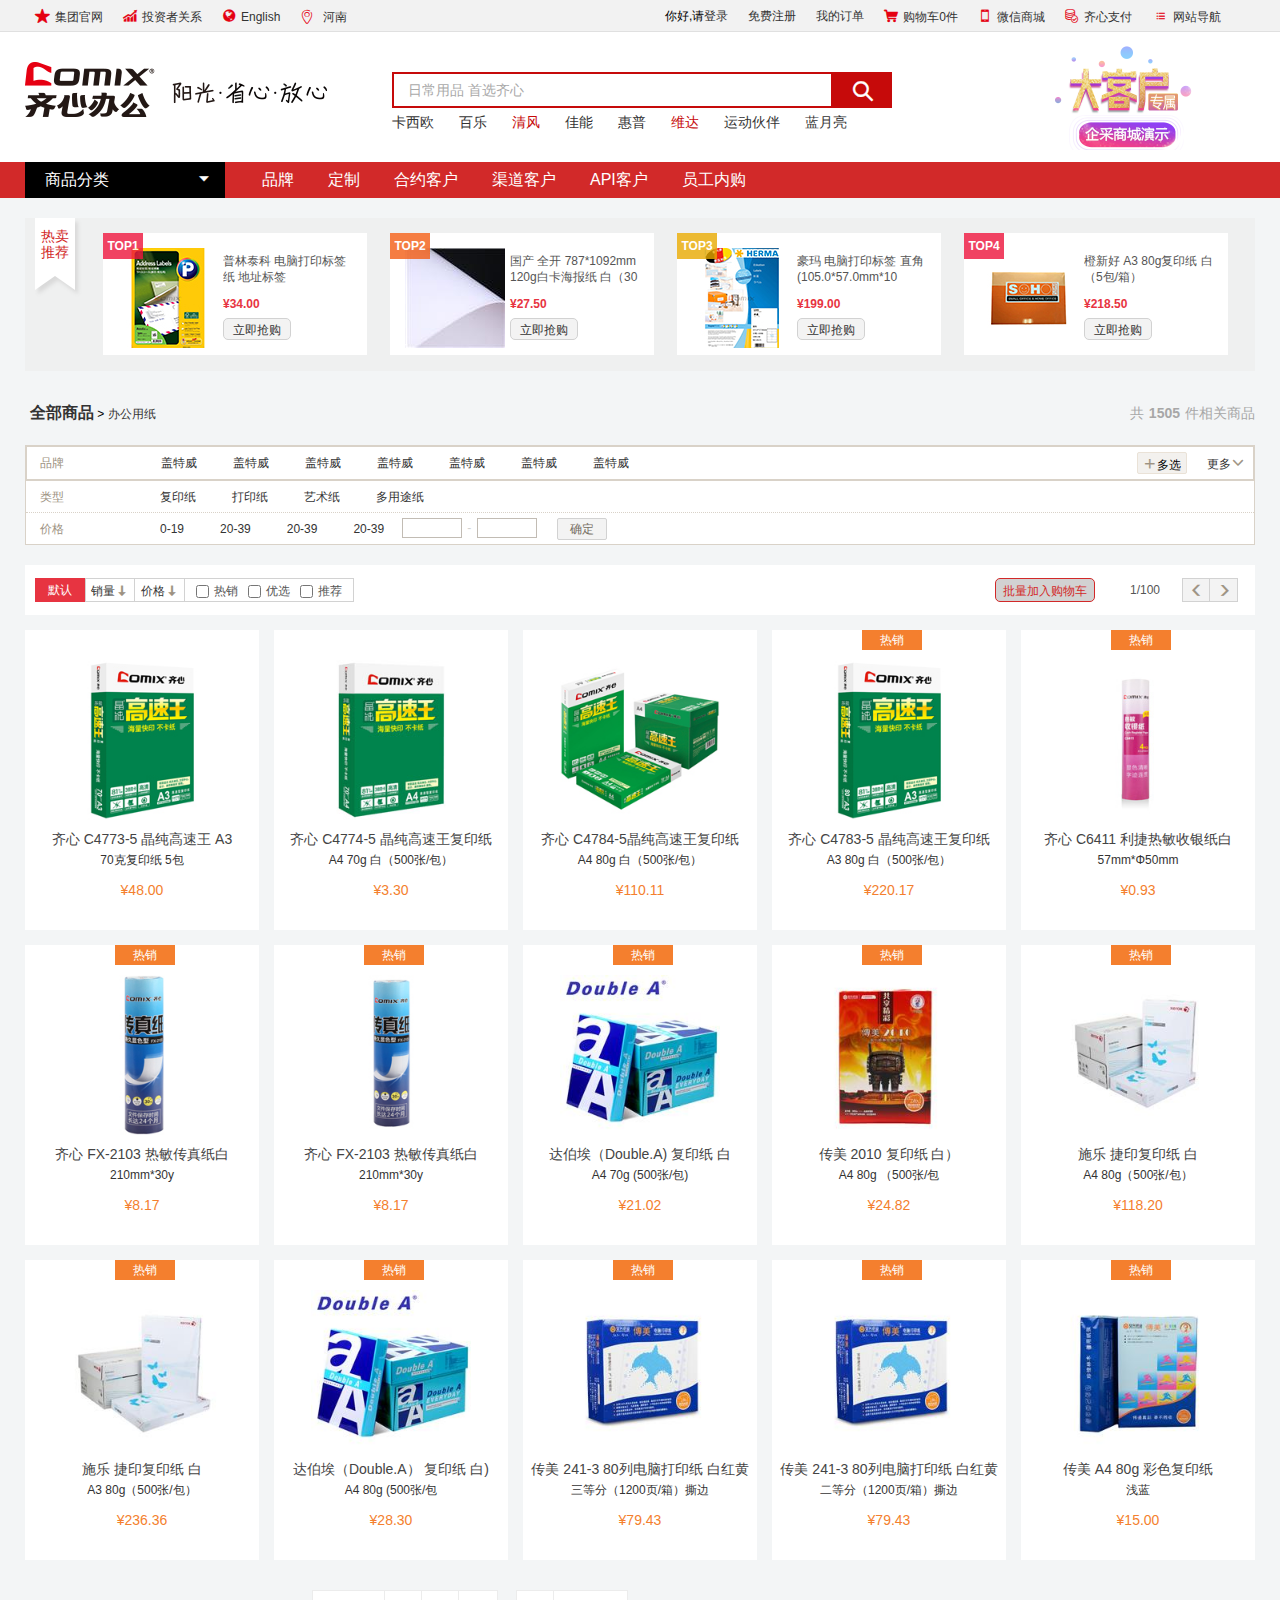
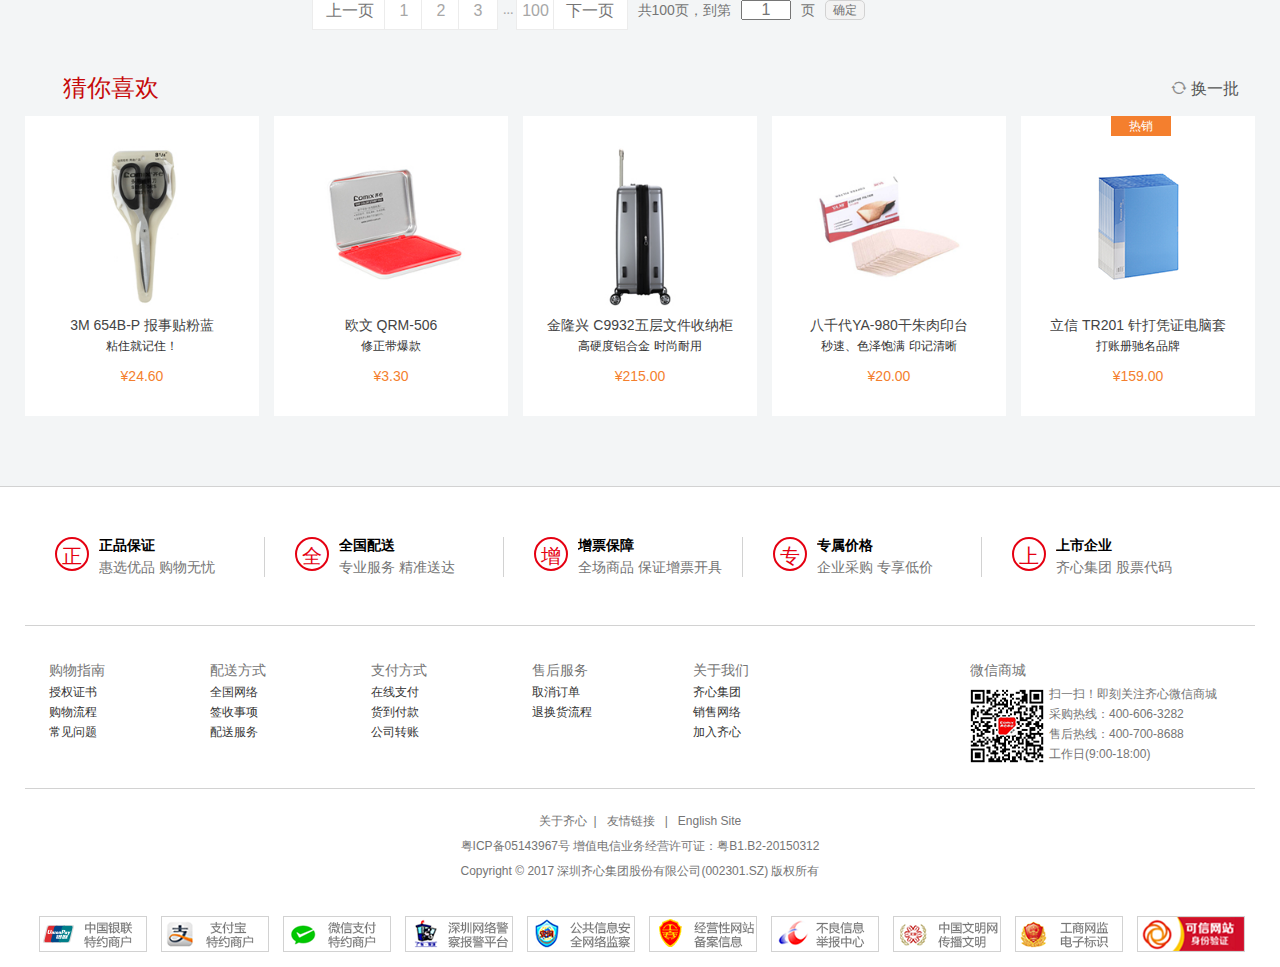
<file: qixin/productList.html>
<!doctype html>
<html>
<head>
<meta charset="utf-8">
<meta http-equiv="X-UA-Compatible" content="IE=Edge, chrome=1">
<title>商品列表</title>
<link href="favicon.ico" type="text/icon" rel="shortcut icon">
<meta name="keywords" content="齐心商城一站式采购,齐心渠道，批发商城，分销商城，电子商务解决方案">
<meta name="description" content="齐心渠道宝一站式网上办公用品采购平台">
<link rel="stylesheet" type="text/css" href="style/base.css">
<link rel="stylesheet" type="text/css" href="style/index.css">
<link rel="stylesheet" type="text/css" href="style/productList.css">
<style type="text/css">
.product i{
  color: #9d9282;
  font-size: 14px;
}
.product a:hover i{
  /* color: #ff4040 */
}
.nav .menu_nav h3:hover i{
  transform: rotate(180deg);
  transition: 0.5s;
}
#nav .nav .menu_nav .kinds{
    background: white;
    opacity: 0.9;
}

 </style>
</head>

<body>
<!--topbar-->
<div  id="topbar">
<div class="topbar"> 
  <!--hd_link-->
  <div class="hd_link">
    <ul class="hd_link fl">
      <li><i class="iconfont">&#xe600;</i><a href="http://about.comix.com.cn/">集团官网</a></li>
      <li><i class="iconfont">&#xe62a;</i><a href="http://about.comix.com.cn/page/tzzgx">投资者关系</a></li>
      <li><i class="iconfont">&#xe62d;</i><a href="http://www.chinacomix.com/">English</a></li>
    	<li><i class="iconfont">&#xe640;</i><a href="#">  <span>河南</span> </a> </li>
    </ul>
  </div>
    <!--hd_link  end--> 
    
    
    <!--quick_menu-->
    <div class="quick_menu fr">
      <ul>
        <li><span>你好,请</span><a href="#">登录</a> </li>
        <li><a href="#">免费注册</a></li>
        <li><a href="#">我的订单</a></li>
        <li><i class="iconfont">&#xe601;</i><a href="#"><span>购物车0件</span></a></li>
        <li><i class="iconfont" style="border-bottom:0 none;">&#xe63e;</i><a href="#"><span>微信商城</span></a> 
          <!--submenu-->
          	<b class="submenu"> <img src="images/hd-qrcode.png"></b>
          <!--submenu end--> 
            </li>
        <li><i class="iconfont">&#xe615;</i><a href="#">齐心支付</a></li>
        <li><i class="iconfont">&#xe70a;</i><a href="#">网站导航</a> 
          <!--submenu 网址导航-->
          <div class="submenu_menu">
          <dl >
          <dt>第三方平台&nbsp;&nbsp;|&nbsp;&nbsp;</dt>
            <dd>
            <a target="_blank" href="#">齐心京东</a>               
            <a target="_blank" href="#">齐心天猫</a>
            </dd>
            </dl>
            
            
          <dl>
          <dt>个人企业&nbsp;&nbsp;|&nbsp;&nbsp;</dt>
            <dd>
              <a target="_blank" href="#">齐心商城</a> 
               <a target="_blank" href="#">合约用户</a> 
               <a target="_blank" href="#">合约用户</a> 
            </dd>
          </dl>
            
            <dl >
          <dt>批发市场&nbsp;&nbsp;|&nbsp;&nbsp;</dt>
            <dd>
              <a target="_blank" href="#">齐心渠道</a> 
              <a target="_blank" href="#">齐心乐购</a> 
                          </dd>
            </dl>
            
            <dl >
          <dt>齐心集团&nbsp;&nbsp;|&nbsp;&nbsp;</dt>
            <dd>
               <a target="_blank" href="#">集团官网</a> 
              <a target="_blank" href="#">麦苗网络</a> 
            </dd>
            </dl>
            
           <dl>
          <dt>企业创投&nbsp;&nbsp;|&nbsp;&nbsp;</dt>
            <dd>
               <a target="_blank" href="#">阳光印网</a> 
               <a target="_blank" href="#">一览网络</a>
               <a target="_blank" href="#">齐心渠道</a>
               <a target="_blank" href="#">麦苗网络</a> 
               <a target="_blank" href="#">齐心渠道</a>
                 
            </dd>
            </dl>
           <!--submenu end-->  
          </div>
        </li>
        </ul>  
    
    <!--quick_menu end-->  
    </div>
  
  
   <!--topbar end-->
  </div>
</div>
<!--topbar end-->

<!-- 搜索栏 -->
<div id="header">
  <div class="header wrap" >
      <h1 class="fl"><a href="#"><img src="images/logo.png"></a></h1>

<div class="search fl">
  <div class="search_ipt fl ">
      <form>
        <input type="text" value="日常用品 首选齐心" class="input_txt">
        <input type="submit" value="&#xe638;" class="iconfont input_btn">
      </form>
  </div>
  <div class="search_words fl">
      <ul>
        <li><a href="#">卡西欧</a></li>
        <li><a href="#">百乐</a></li>
        <li><a href="#" style="color:#c60a0a">清风</a></li>
        <li><a href="#">佳能</a></li>
        <li><a href="#">惠普</a></li>
        <li><a href="#"style="color:#c60a0a">维达</a></li>
        <li><a href="#">运动伙伴</a></li>
        <li><a href="#">蓝月亮</a></li>
      </ul>
  </div>
  
</div>
    <div class="top_right fr">
      <a href="#" class="right"><img src="images/topright.png"></a>
    </div>

   </div> 
</div>

<!--导航栏nav  -->
<div id="nav">
  <div class="nav wrap">

    <div class="menu_nav fl ">
      <h3><span><a href="#" style="margin-left:20px;">商品分类</a></span><i class="iconfont fr " style="margin-top:10px;">&#xe603;</i></h3>

    <!--商品类别  -->
      <div class="kinds">
      <dl>
        <dt><i class="iconfont">&#xe64c;</i><a href="#">办公用纸</a><b>&gt;</b></dt>
        <div class="submenu">
          <div class="submenu_category">
                            	<dl>
                                      <dt><a href="#">复印纸</a></dt>
                                          <dd><a href="#">A4尺寸复印纸 (522)</a>
                                            <a href="#"> A3尺寸复印纸 (115)</a>
                                            <a href="#"> A5尺寸复印纸 (17)</a>
                                            <a href="#"> B4尺寸复印纸 (13)</a>
                                            <a href="#"> B5尺寸复印纸 (24)</a>
                                            <a href="#"> 8K尺寸复印纸 (23)</a>
                                            <a href="#"> 16K尺寸复印纸 (22)</a>
                                            <a href="#">美标尺寸复印纸 (5)</a>
                                          </dd>
                                </dl>
                                <dl>
                                		<dt><a href="#">打印纸</a></dt>
                                        <dd><a href="#">A4尺寸复印纸 (522)</a>
                                            <a href="#"> A3尺寸复印纸 (115)</a>
                                            <a href="#"> A5尺寸复印纸 (17)</a>
                                            <a href="#"> B4尺寸复印纸 (13)</a>
                                            <a href="#"> B5尺寸复印纸 (24)</a>
                                            <a href="#"> 8K尺寸复印纸 (23)</a>
                                            <a href="#"> 16K尺寸复印纸 (22)</a>
                                            <a href="#">美标尺寸复印纸 (5)</a>
                                          </dd>
                                </dl>
                               <dl>
                                		<dt><a href="#">艺术纸</a></dt>
                                        <dd><a href="#">彩色复印纸 (522)</a>
                                                                                    <a href="#"> B5尺寸复印纸 (24)</a>
                                            <a href="#"> 高端复印纸 (23)</a>
                                         
                                          </dd>
                                </dl>         
                            </div>
        </div>
      </dl>
    

       <dl>
        <dt><i class="iconfont">&#xe60e;</i><a href="#">办公耗材</a><b>&gt;</b></dt>
        <div class="submenu">
          <div class="submenu_category">
                            	<dl>
                                      <dt><a href="#">打印机/传真机耗材</a></dt>
                                          <dd><a href="#">A4尺寸复印纸 (522)</a>
                                            <a href="#"> A3尺寸复印纸 (115)</a>
                                            <a href="#"> A5尺寸复印纸 (17)</a>
                                            <a href="#"> B4尺寸复印纸 (13)</a>
                                            <a href="#"> B5尺寸复印纸 (24)</a>
                                            <a href="#"> 8K尺寸复印纸 (23)</a>
                                            <a href="#"> 16K尺寸复印纸 (22)</a>
                                            <a href="#">美标尺寸复印纸 (5)</a>
                                          </dd>
                                </dl>
                                <dl>
                                		<dt><a href="#">色带</a></dt>
                                        <dd><a href="#">A4尺寸复印纸 (522)</a>
                                            <a href="#"> A3尺寸复印纸 (115)</a>
                                            <a href="#"> A5尺寸复印纸 (17)</a>
                                            <a href="#"> B4尺寸复印纸 (13)</a>
                                            <a href="#"> B5尺寸复印纸 (24)</a>
                                            <a href="#"> 8K尺寸复印纸 (23)</a>
                                            <a href="#"> 16K尺寸复印纸 (22)</a>
                                            <a href="#">美标尺寸复印纸 (5)</a>
                                          </dd>
                                </dl>
                               <dl>
                                		<dt><a href="#">艺术纸</a></dt>
                                        <dd><a href="#">彩色复印纸 (522)</a>
                                            <a href="#"> B5尺寸复印纸 (24)</a>
                                            <a href="#"> 高端复印纸 (23)</a>
                                         
                                          </dd>
                                </dl>         
                            </div>
        </div>        
      </dl>

        <dl>
        <dt><i class="iconfont">&#xe606;</i><a href="#">办公文具</a><b>&gt;</b></dt>
        <div class="submenu">
          <div class="submenu_category">
                            	<dl>
                                      <dt><a href="#">打印机/传真机耗材</a></dt>
                                          <dd><a href="#">A4尺寸复印纸 (522)</a>
                                            <a href="#"> A3尺寸复印纸 (115)</a>
                                            <a href="#"> A5尺寸复印纸 (17)</a>
                                            <a href="#"> B4尺寸复印纸 (13)</a>
                                            <a href="#"> B5尺寸复印纸 (24)</a>
                                            <a href="#"> 8K尺寸复印纸 (23)</a>
                                            <a href="#"> 16K尺寸复印纸 (22)</a>
                                            <a href="#">美标尺寸复印纸 (5)</a>
                                          </dd>
                                </dl>
                                <dl>
                                		<dt><a href="#">色带</a></dt>
                                        <dd><a href="#">A4尺寸复印纸 (522)</a>
                                            <a href="#"> A3尺寸复印纸 (115)</a>
                                            <a href="#"> A5尺寸复印纸 (17)</a>
                                            <a href="#"> B4尺寸复印纸 (13)</a>
                                            <a href="#"> B5尺寸复印纸 (24)</a>
                                            <a href="#"> 8K尺寸复印纸 (23)</a>
                                            <a href="#"> 16K尺寸复印纸 (22)</a>
                                            <a href="#">美标尺寸复印纸 (5)</a>
                                          </dd>
                                </dl>
                               <dl>
                                		<dt><a href="#">艺术纸</a></dt>
                                        <dd><a href="#">彩色复印纸 (522)</a>
                                            <a href="#"> B5尺寸复印纸 (24)</a>
                                            <a href="#"> 高端复印纸 (23)</a>
                                         
                                          </dd>
                                </dl>         
                            </div>
        </div>   
          </dl>

       <dl>
        <dt><i class="iconfont">&#xe69a;</i><a href="#">办公设备</a><b>&gt;</b></dt>        
                 <div class="submenu">
          <div class="submenu_category">
                            	<dl>
                                      <dt><a href="#">打印机/传真机耗材</a></dt>
                                          <dd><a href="#">A4尺寸复印纸 (522)</a>
                                            <a href="#"> A3尺寸复印纸 (115)</a>
                                            <a href="#"> A5尺寸复印纸 (17)</a>
                                            <a href="#"> B4尺寸复印纸 (13)</a>
                                            <a href="#"> B5尺寸复印纸 (24)</a>
                                            <a href="#"> 8K尺寸复印纸 (23)</a>
                                            <a href="#"> 16K尺寸复印纸 (22)</a>
                                            <a href="#">美标尺寸复印纸 (5)</a>
                                          </dd>
                                </dl>
                                <dl>
                                		<dt><a href="#">色带</a></dt>
                                        <dd><a href="#">A4尺寸复印纸 (522)</a>
                                            <a href="#"> A3尺寸复印纸 (115)</a>
                                            <a href="#"> A5尺寸复印纸 (17)</a>
                                            <a href="#"> B4尺寸复印纸 (13)</a>
                                            <a href="#"> B5尺寸复印纸 (24)</a>
                                            <a href="#"> 8K尺寸复印纸 (23)</a>
                                            <a href="#"> 16K尺寸复印纸 (22)</a>
                                            <a href="#">美标尺寸复印纸 (5)</a>
                                          </dd>
                                </dl>
                               <dl>
                                		<dt><a href="#">艺术纸</a></dt>
                                        <dd><a href="#">彩色复印纸 (522)</a>
                                            <a href="#"> B5尺寸复印纸 (24)</a>
                                            <a href="#"> 高端复印纸 (23)</a>
                                         
                                          </dd>
                                </dl>         
                            </div>
        </div>   
      </dl>

        <dl>
        <dt><i class="iconfont">&#xe74f;</i><a href="#">电脑及配件</a><b>&gt;</b></dt>
                 <div class="submenu">
          <div class="submenu_category">
                            	<dl>
                                      <dt><a href="#">打印机/传真机耗材</a></dt>
                                          <dd><a href="#">A4尺寸复印纸 (522)</a>
                                            <a href="#"> A3尺寸复印纸 (115)</a>
                                            <a href="#"> A5尺寸复印纸 (17)</a>
                                            <a href="#"> B4尺寸复印纸 (13)</a>
                                            <a href="#"> B5尺寸复印纸 (24)</a>
                                            <a href="#"> 8K尺寸复印纸 (23)</a>
                                            <a href="#"> 16K尺寸复印纸 (22)</a>
                                            <a href="#">美标尺寸复印纸 (5)</a>
                                          </dd>
                                </dl>
                                <dl>
                                		<dt><a href="#">色带</a></dt>
                                        <dd><a href="#">A4尺寸复印纸 (522)</a>
                                            <a href="#"> A3尺寸复印纸 (115)</a>
                                            <a href="#"> A5尺寸复印纸 (17)</a>
                                            <a href="#"> B4尺寸复印纸 (13)</a>
                                            <a href="#"> B5尺寸复印纸 (24)</a>
                                            <a href="#"> 8K尺寸复印纸 (23)</a>
                                            <a href="#"> 16K尺寸复印纸 (22)</a>
                                            <a href="#">美标尺寸复印纸 (5)</a>
                                          </dd>
                                </dl>
                               <dl>
                                		<dt><a href="#">艺术纸</a></dt>
                                        <dd><a href="#">彩色复印纸 (522)</a>
                                            <a href="#"> B5尺寸复印纸 (24)</a>
                                            <a href="#"> 高端复印纸 (23)</a>
                                         
                                          </dd>
                                </dl>         
                            </div>
        </div>   
      </dl>

          <dl>
        <dt><i class="iconfont">&#xe602;</i><a href="#">数码设备</a><b>&gt;</b></dt>        
                  <div class="submenu">
          <div class="submenu_category">
                            	<dl>
                                      <dt><a href="#">影像设备</a></dt>
                                          <dd><a href="#">一次性成像相机 (57) </a>
                                            <a href="#"> 单反照相机 (91)</a>
                                            <a href="#"> 数码摄像机 (104) </a>
                                            <a href="#"> 数码照相机 (189)</a>
                                            <a href="#"> 单电/微单相机 (81) </a>
                                            <a href="#"> 电子阅读器 (33)</a>
                                          
                                          </dd>
                                </dl>
                                <dl>
                                		<dt><a href="#">影音设备</a></dt>
                                        <dd><a href="#">数码相框 (51) </a>
                                            <a href="#"> 录音笔 (123)</a>
                                            <a href="#"> MP3/MP4播放器 (260)</a>
                                            <a href="#"> 耳机/耳麦 (1340) </a>
                                            <a href="#"> 智能设备 (180)</a>
                                            
                                          </dd>
                                </dl>
                               <dl>
                                		<dt><a href="#">数码配件</a></dt>
                                        <dd><a href="#">三角架 (396)</a>
                                            <a href="#"> 数码设备电池 (49)</a>
                                            <a href="#"> 影像包/保护套 (252)</a>
                                         
                                          </dd>
                                </dl>
                                <dl>
                                		<dt><a href="#">存储卡/读卡器</a></dt>
                                        <dd><a href="#">SD卡/TF卡/CF卡 (81) </a>
                                            <a href="#"> 读卡器/转换器 (78)</a>
                                                                                   
                                          </dd>
                                </dl>                  
                            </div>
        </div>   
      </dl>

       <dl>
        <dt><i class="iconfont">&#xe648;</i><a href="#">通讯设备/手机</a><b>&gt;</b></dt>
                  <div class="submenu">
          <div class="submenu_category">
                            	<dl>
                                      <dt><a href="#">打印机/传真机耗材</a></dt>
                                          <dd><a href="#">A4尺寸复印纸 (522)</a>
                                            <a href="#"> A3尺寸复印纸 (115)</a>
                                            <a href="#"> A5尺寸复印纸 (17)</a>
                                            <a href="#"> B4尺寸复印纸 (13)</a>
                                            <a href="#"> B5尺寸复印纸 (24)</a>
                                            <a href="#"> 8K尺寸复印纸 (23)</a>
                                            <a href="#"> 16K尺寸复印纸 (22)</a>
                                            <a href="#">美标尺寸复印纸 (5)</a>
                                          </dd>
                                </dl>
                                <dl>
                                		<dt><a href="#">色带</a></dt>
                                        <dd><a href="#">A4尺寸复印纸 (522)</a>
                                            <a href="#"> A3尺寸复印纸 (115)</a>
                                            <a href="#"> A5尺寸复印纸 (17)</a>
                                            <a href="#"> B4尺寸复印纸 (13)</a>
                                            <a href="#"> B5尺寸复印纸 (24)</a>
                                            <a href="#"> 8K尺寸复印纸 (23)</a>
                                            <a href="#"> 16K尺寸复印纸 (22)</a>
                                            <a href="#">美标尺寸复印纸 (5)</a>
                                          </dd>
                                </dl>
                               <dl>
                                		<dt><a href="#">艺术纸</a></dt>
                                        <dd><a href="#">彩色复印纸 (522)</a>
                                            <a href="#"> B5尺寸复印纸 (24)</a>
                                            <a href="#"> 高端复印纸 (23)</a>
                                         
                                          </dd>
                                </dl>         
                            </div>
        </div>               
      </dl>

        <dl>
        <dt><i class="iconfont">&#xe626;</i><a href="#">办公家电</a><b>&gt;</b></dt>
            
      </dl>

       <dl>
        <dt><i class="iconfont">&#xe60b;</i><a href="#">食品饮料</a><b>&gt;</b></dt>
          
             
      </dl>

      <dl>
        <dt><i class="iconfont">&#xe62e;</i><a href="#">生活用品</a><b>&gt;</b></dt>         
       
      </dl>

       <dl>
        <dt><i class="iconfont">&#xe617;</i><a href="#">劳防用品</a><b>&gt;</b></dt>
             
      </dl>
            
      <dl>
        <dt><i class="iconfont">&#xe687;</i><a href="#">办公家具</a><b>&gt;</b></dt>
      
      </dl>

      <dl>
        <dt><i class="iconfont">&#xe616;</i><a href="#">卡券及商务礼品</a><b>&gt;</b></dt>
     
      </dl>
      </div>
    
    </div>

    <!--商品右上  -->
    <div class="main_nav fl">
    <ul>
     
      <li><a href="">品牌</a></li>
      <li><a href="">定制</a></li>
      <li> <a href="">合约客户</a></li>
      <li><a href="">渠道客户</a></li>
      <li><a href="">API客户</a></li>
      <li><a href="">员工内购</a></li>

    </ul>
    </div>

   
  </div>
</div>



<div class="product wrap">
<!--热卖推荐  -->

<div class="product_hot">
  <div class="hot_tit"><p>热卖推荐</p></div>
  <div class="hot_menu clearfix ">
    <ul>
      <li>
        <div class="flag">TOP1</div>
        <a href="#"><div class="hot_img"> <img src="images/productList/1.jpg" style="width:100px;hight:100px;" alt=""></div></a>
        <div class="text"> 
          
            <a href="#"><div class="text_tit">普林泰科 电脑打印标签纸 地址标签(105*37mm)*16枚(20张/包)</div>
            <div class="pic ">¥34.00</div>
          </a>
          <a href="#" class="but">立即抢购</a>
        </div>
        
      </li>

       <li>
        <div class="flag" style="background:#f35d14">TOP2</div>
        <a href="#"><div class="hot_img"> <img src="images/productList/2.jpg" style="width:100px;hight:100px;" alt=""></div></a>
        <div class="text"> 
          
            <a href="#"><div class="text_tit">国产 全开 787*1092mm 120g白卡海报纸 白（30张/包）</div>
            <div class="pic ">¥27.50</div>
          </a>
          <a href="#" class="but">立即抢购</a>
        </div>
        
      </li>

       <li>
        <div class="flag" style="background:#e8a900">TOP3</div>
        <a href="#"><div class="hot_img"> <img src="images/productList/3.jpg" style="width:100px;hight:100px;" alt=""></div></a>
        <div class="text"> 
          
            <a href="#"><div class="text_tit">豪玛 电脑打印标签 直角(105.0*57.0mm*10枚)100张/盒</div>
            <div class="pic ">¥199.00</div>
          </a>
          <a href="#" class="but">立即抢购</a>
        </div>
        
      </li>

       <li>
        <div class="flag">TOP4</div>
        <a href="#"><div class="hot_img"> <img src="images/productList/4.jpg" style="width:100px;hight:100px;" alt=""></div></a>
        <div class="text"> 
          
            <a href="#"><div class="text_tit">橙新好 A3 80g复印纸 白（5包/箱）</div>
            <div class="pic ">¥218.50</div>
          </a>
          <a href="#" class="but">立即抢购</a>
        </div>
        
      </li>
    </ul>
  </div>
</div>
  <!--全部商品  -->
  <div class="crumb clearfix">
    <div class="text">
      <a href="#" class="all">全部商品</a>&nbsp;&gt;
      <a href="#">办公用纸</a>
    </div>
    <div class="number">共<span>1505</span>件相关商品
    </div>

  </div>

  <!--筛选  -->
  <div class="proAttr">
    <div class="attr_bland">
    <div class="attr_menu clearfix">
      <div class="attr_key">品牌</div>
      <div class="attr_value">
        <ul class="value_menu">
          <li><a href="#">盖特威</a></li>
          <li><a href="#">盖特威</a></li>
          <li><a href="#">盖特威</a></li>
          <li><a href="#">盖特威</a></li>
          <li><a href="#">盖特威</a></li>
          <li><a href="#">盖特威</a></li>
          <li><a href="#">盖特威</a></li>
        </ul>
        <div class="attr_option">
          <p class="attr_multiple"><i class="iconfont">&#xe737;</i>多选</p>
          <p class="attr_more"><a href="">更多<i class="iconfont">&#xe607; </i></a></p>
        </div>
        
      </div>
    </div>
    </div>
    <!--第二行  -->
    <div class="attr_prop">
      <div class="attr_menu">
      <div class="attr_key">类型</div>
      <div class="attr_value">
        <ul class="value_menu">
          <li><a href="#">复印纸</a></li>
          <li><a href="#">打印纸</a></li>
          <li><a href="#">艺术纸</a></li>
          <li><a href="#">多用途纸</a></li>

        </ul>
      </div>
    </div>
    
    <!--第三行  -->
    
    <div class="attr_menu">

      <div class="attr_key">价格</div>
      <div class="attr_value">
        <ul class="value_menu">
          <li><a href="#">0-19</a></li>
          <li><a href="#">20-39</a></li>
          <li><a href="#">20-39</a></li>
          <li><a href="#">20-39</a></li>
          <li class="pricebox">
            <input type="text" class="priceinput">
            <span class="line">-</span>
            <input type="text" class="priceinput">
            <input type="button" value="确定" class="pricebutton">
          </li>

        </ul>
      </div>
    </div>
    </div>
  </div>

<!--默认  复选框排序  -->
    <div class="sort">
      <div class="sortbox ">
        <a href="#" class="def">默认</a>
        <a href="#" class="sales">销量<i class="iconfont">&#xe729; </i></a>
        <a href="#" class="sales price">价格<i class="iconfont">&#xe729; </i></a>
        <div class="check">
          <p><input type="checkbox">热销</p>
          <p><input type="checkbox">优选</p>
          <p><input type="checkbox">推荐</p>
        </div>
        <div class="fr">
          <a href="#" class="addcart">批量加入购物车</a>
          <p class="pagenub">1/100</p>
          <div class="page">
            <a href="#" class="pagecheck"><i class="iconfont">&#xe60a;</i></a>
            <a href="#" class="pagecheck page2"><i class="iconfont">&#xe667;</i></a>
          </div>
        </div>
      </div>
      
    </div>

<!-- 商品列表 -->
  
<!--猜你喜欢  -->
<div class="main_floor">
<div class="floor_right_four ">
<ul class="floor_right_item">
      <!--一项  -->
        <li class="item_1 ">
          <!--左上角的复选框  -->
          <div class="check">
          <p><input type="checkbox"></p>
          </div>
          <a href="#">
          <!--右上角的心形  -->
          <div class="love">
            <i class="iconfont">&#xe633;</i>
            <p>收藏</p>
          </div>
          <img src="images/productList/5.jpg" alt="碎纸机">
          <div class="row_1">齐心 C4773-5 晶纯高速王 A3 </div>
          <div class="row_2">70克复印纸 5包</div>
          <div class="row-3">¥48.00</div></a>    
          <!--加入购物车  -->
          <div class="buycart">
            <div class="cartnub fl">
              <input type="text" value="1" class="cart_ipt">
              <div class="changenub">
                <p class="add">+</p>
                <p class="min">-</p>
              </div>             
            </div>
            <a href="#" class="cartjion"><i class="iconfont" style="color:white;font-size:16px;margin-right:5px;">&#xe60c;</i>加入购物车</a>        
          </div>          
        </li>

        <!--一项  -->
        <li class="item_2 ">
            <!--左上角的复选框  -->
          <div class="check">
          <p><input type="checkbox"></p>
          </div>         
          <a href="#">
          <!--右上角的心形  -->
          <div class="love">
            <i class="iconfont">&#xe633;</i>
            <p>收藏</p>
          </div>          
          <img src="images/productList/6.jpg" alt="碎纸机">
          <div class="row_1">齐心 C4774-5   晶纯高速王复印纸</div>
          <div class="row_2">A4 70g 白（500张/包）</div>
          <div class="row-3">¥3.30</div></a>
          <!--加入购物车  -->
          <div class="buycart">
            <div class="cartnub fl">
              <input type="text" value="1" class="cart_ipt">
              <div class="changenub">
                <p class="add">+</p>
                <p class="min">-</p>
              </div>              
            </div>
            <a href="#" class="cartjion"><i class="iconfont" style="color:white;font-size:16px;margin-right:5px;">&#xe60c;</i>加入购物车</a>
           </div>         
        </li>

<!--一项  -->
        <li class="item_3 ">
       <!--左上角的复选框  -->
          <div class="check">
          <p><input type="checkbox"></p>
          </div>         
          <a href="#">
          <!--右上角的心形  -->
          <div class="love">
            <i class="iconfont">&#xe633;</i>
            <p>收藏</p>
          </div>
          <img src="images/productList/7.jpg" alt="碎纸机">
          <div class="row_1">齐心 C4784-5晶纯高速王复印纸 </div>
          <div class="row_2"> A4 80g 白（500张/包）</div>
          <div class="row-3">¥110.11 </div></a>
          <!--加入购物车  -->
          <div class="buycart">
            <div class="cartnub fl">
              <input type="text" value="1" class="cart_ipt">
              <div class="changenub">
                <p class="add">+</p>
                <p class="min">-</p>
              </div>               
            </div>
            <a href="#" class="cartjion"><i class="iconfont" style="color:white;font-size:16px;margin-right:5px;">&#xe60c;</i>加入购物车</a>
           </div>
        </li>

<!--一项  -->
          <!--热销  -->
          <li class="item_4 ">
            <div class="flag-hot">热销</div>
            <!--左上角的复选框  -->
            <div class="check">
            <p><input type="checkbox"></p>
            </div>          
            <a href="#">
            <!--右上角的心形  -->
            <div class="love">
              <i class="iconfont">&#xe633;</i>
              <p>收藏</p>
            </div>
            <img src="images/productList/8.jpg" alt="碎纸机">
            <div class="row_1">齐心 C4783-5  晶纯高速王复印纸</div>
            <div class="row_2">A3 80g 白（500张/包）</div>
            <div class="row-3">¥220.17</div></a>
            <!--加入购物车  -->
            <div class="buycart">
              <div class="cartnub fl">
                <input type="text" value="1" class="cart_ipt">
                <div class="changenub">
                  <p class="add">+</p>
                  <p class="min">-</p>
                </div>                 
              </div>
              <a href="#" class="cartjion"><i class="iconfont" style="color:white;font-size:16px;margin-right:5px;">&#xe60c;</i>加入购物车</a>
            </div>
          </li>
<!--一项  -->
            <!--热销  -->
          <li class="item_5 ">
            <div class="flag-hot">热销</div>
            <!--左上角的复选框  -->
            <div class="check">
            <p><input type="checkbox"></p>
            </div>          
            <a href="#">
            <!--右上角的心形  -->
            <div class="love">
              <i class="iconfont">&#xe633;</i>
              <p>收藏</p>
            </div>
            <img src="images/productList/9.jpg" alt="碎纸机">
            <div class="row_1">齐心 C6411 利捷热敏收银纸白</div>
            <div class="row_2">57mm*Φ50mm </div>
            <div class="row-3">¥0.93</div></a>
            <!--加入购物车  -->
            <div class="buycart">
              <div class="cartnub fl">
                <input type="text" value="1" class="cart_ipt">
                <div class="changenub">
                  <p class="add">+</p>
                  <p class="min">-</p>
                </div>                
              </div>
              <a href="#" class="cartjion"><i class="iconfont" style="color:white;font-size:16px;margin-right:5px;">&#xe60c;</i>加入购物车</a>
            </div>           
          </li>
<!--一项  -->
            <!--热销  -->
          <li class="item_6 ">
            <div class="flag-hot">热销</div>
            <!--左上角的复选框  -->
            <div class="check">
            <p><input type="checkbox"></p>
            </div>          
            <a href="#">
            <!--右上角的心形  -->
            <div class="love">
              <i class="iconfont">&#xe633;</i>
              <p>收藏</p>
            </div>
            <img src="images/productList/10.jpg" alt="碎纸机">
            <div class="row_1">齐心 FX-2103 热敏传真纸白</div>
            <div class="row_2">210mm*30y </div>
            <div class="row-3">¥8.17</div></a>
            <!--加入购物车  -->
            <div class="buycart">
              <div class="cartnub fl">
                <input type="text" value="1" class="cart_ipt">
                <div class="changenub">
                  <p class="add">+</p>
                  <p class="min">-</p>
                </div>                 
              </div>
              <a href="#" class="cartjion"><i class="iconfont" style="color:white;font-size:16px;margin-right:5px;">&#xe60c;</i>加入购物车</a>
              </div>
          </li>
<!--一项  -->
            <!--热销  -->
          <li class="item_7 ">
            <div class="flag-hot">热销</div>
            <!--左上角的复选框  -->
            <div class="check">
            <p><input type="checkbox"></p>
            </div>          
            <a href="#">
            <!--右上角的心形  -->
            <div class="love">
              <i class="iconfont">&#xe633;</i>
              <p>收藏</p>
            </div>
            <img src="images/productList/11.jpg" alt="碎纸机">
            <div class="row_1">齐心 FX-2103 热敏传真纸白</div>
            <div class="row_2">210mm*30y</div>
            <div class="row-3">¥8.17</div></a>
            <!--加入购物车  -->
            <div class="buycart">
              <div class="cartnub fl">
                <input type="text" value="1" class="cart_ipt">
                <div class="changenub">
                  <p class="add">+</p>
                  <p class="min">-</p>
                </div>                 
              </div>
              <a href="#" class="cartjion"><i class="iconfont">&#xe60c;</i>加入购物车</a>
            </div>           
          </li>
<!--一项  -->
            <!--热销  -->
          <li class="item_8 ">
            <div class="flag-hot">热销</div>
            <!--左上角的复选框  -->
            <div class="check">
            <p><input type="checkbox"></p>
            </div>          
            <a href="#">
            <!--右上角的心形  -->
            <div class="love">
              <i class="iconfont">&#xe633;</i>
              <p>收藏</p>
            </div>
            <img src="images/productList/12.jpg" alt="碎纸机">
            <div class="row_1">达伯埃（Double.A)  复印纸 白</div>
            <div class="row_2">A4 70g (500张/包)</div>
            <div class="row-3">¥21.02</div></a>
            <!--加入购物车  -->
            <div class="buycart">
              <div class="cartnub fl">
                <input type="text" value="1" class="cart_ipt">
                <div class="changenub">
                  <p class="add">+</p>
                  <p class="min">-</p>
                </div>                
              </div>
              <a href="#" class="cartjion"><i class="iconfont">&#xe60c;</i>加入购物车</a>
            </div>            
          </li>
<!--一项  -->
            <!--热销  -->
          <li class="item_9 ">
            <div class="flag-hot">热销</div>
            <!--左上角的复选框  -->
            <div class="check">
            <p><input type="checkbox"></p>
            </div>          
            <a href="#">
            <!--右上角的心形  -->
            <div class="love">
              <i class="iconfont">&#xe633;</i>
              <p>收藏</p>
            </div>
            <img src="images/productList/13.jpg" alt="碎纸机">
            <div class="row_1">传美 2010  复印纸 白）</div>
            <div class="row_2">A4 80g （500张/包</div>
            <div class="row-3">¥24.82</div></a>
            <!--加入购物车  -->
            <div class="buycart">
              <div class="cartnub fl">
                <input type="text" value="1" class="cart_ipt">
                <div class="changenub">
                  <p class="add">+</p>
                  <p class="min">-</p>
                </div>                
              </div>
              <a href="#" class="cartjion"><i class="iconfont">&#xe60c;</i>加入购物车</a>
            </div>            
          </li>

   <!--一项  -->
            <!--热销  -->
          <li class="item_10 ">
            <div class="flag-hot">热销</div>
            <!--左上角的复选框  -->
            <div class="check">
            <p><input type="checkbox"></p>
            </div>          
            <a href="#">
            <!--右上角的心形  -->
            <div class="love">
              <i class="iconfont">&#xe633;</i>
              <p>收藏</p>
            </div>
            <img src="images/productList/14.jpg" alt="碎纸机">
            <div class="row_1">施乐  捷印复印纸 白</div>
            <div class="row_2">A4 80g（500张/包）</div>
            <div class="row-3">¥118.20</div></a>
            <!--加入购物车  -->
            <div class="buycart">
              <div class="cartnub fl">
                <input type="text" value="1" class="cart_ipt">
                <div class="changenub">
                  <p class="add">+</p>
                  <p class="min">-</p>
                </div>                
              </div>
              <a href="#" class="cartjion"><i class="iconfont">&#xe60c;</i>加入购物车</a>
            </div>            
          </li>


 <!--一项  -->
            <!--热销  -->
          <li class="item_11 ">
            <div class="flag-hot">热销</div>
            <!--左上角的复选框  -->
            <div class="check">
            <p><input type="checkbox"></p>
            </div>          
            <a href="#">
            <!--右上角的心形  -->
            <div class="love">
              <i class="iconfont">&#xe633;</i>
              <p>收藏</p>
            </div>
            <img src="images/productList/15.jpg" alt="碎纸机">
            <div class="row_1">施乐 捷印复印纸 白</div>
            <div class="row_2"> A3 80g（500张/包）</div>
            <div class="row-3">¥236.36</div></a>
            <!--加入购物车  -->
            <div class="buycart">
              <div class="cartnub fl">
                <input type="text" value="1" class="cart_ipt">
                <div class="changenub">
                  <p class="add">+</p>
                  <p class="min">-</p>
                </div>                
              </div>
              <a href="#" class="cartjion"><i class="iconfont">&#xe60c;</i>加入购物车</a>
            </div>            
          </li>
    
 <!--一项  -->
            <!--热销  -->
          <li class="item_12 ">
            <div class="flag-hot">热销</div>
            <!--左上角的复选框  -->
            <div class="check">
            <p><input type="checkbox"></p>
            </div>          
            <a href="#">
            <!--右上角的心形  -->
            <div class="love">
              <i class="iconfont">&#xe633;</i>
              <p>收藏</p>
            </div>
            <img src="images/productList/16.jpg" alt="碎纸机">
            <div class="row_1">达伯埃（Double.A） 复印纸 白)</div>
            <div class="row_2">A4 80g (500张/包</div>
            <div class="row-3">¥28.30</div></a>
            <!--加入购物车  -->
            <div class="buycart">
              <div class="cartnub fl">
                <input type="text" value="1" class="cart_ipt">
                <div class="changenub">
                  <p class="add"><a href="">+</a></p>
                  <p class="min"><a href="">-</a></p>
                </div>                
              </div>
              <a href="#" class="cartjion"><i class="iconfont">&#xe60c;</i>加入购物车</a>
            </div>            
          </li>

           <!--一项  -->
            <!--热销  -->
          <li class="item_13 ">
            <div class="flag-hot">热销</div>
            <!--左上角的复选框  -->
            <div class="check">
            <p><input type="checkbox"></p>
            </div>          
            <a href="#">
            <!--右上角的心形  -->
            <div class="love">
              <i class="iconfont">&#xe633;</i>
              <p>收藏</p>
            </div>
            <img src="images/productList/17.jpg" alt="碎纸机">
            <div class="row_1">传美 241-3 80列电脑打印纸 白红黄</div>
            <div class="row_2"> 三等分（1200页/箱）撕边</div>
            <div class="row-3">¥79.43</div></a>
            <!--加入购物车  -->
            <div class="buycart">
              <div class="cartnub fl">
                <input type="text" value="1" class="cart_ipt">
                <div class="changenub">
                  <p class="add">+</p>
                  <p class="min">-</p>
                </div>                
              </div>
              <a href="#" class="cartjion"><i class="iconfont">&#xe60c;</i>加入购物车</a>
            </div>            
          </li>


           <!--一项  -->
            <!--热销  -->
          <li class="item_14 ">
            <div class="flag-hot">热销</div>
            <!--左上角的复选框  -->
            <div class="check">
            <p><input type="checkbox"></p>
            </div>          
            <a href="#">
            <!--右上角的心形  -->
            <div class="love">
              <i class="iconfont">&#xe633;</i>
              <p>收藏</p>
            </div>
            <img src="images/productList/18.jpg" alt="碎纸机">
            <div class="row_1">传美 241-3 80列电脑打印纸 白红黄</div>
            <div class="row_2"> 二等分（1200页/箱）撕边</div>
            <div class="row-3">¥79.43</div></a>
            <!--加入购物车  -->
            <div class="buycart">
              <div class="cartnub fl">
                <input type="text" value="1" class="cart_ipt">
                <div class="changenub">
                  <p class="add">+</p>
                  <p class="min">-</p>
                </div>                
              </div>
              <a href="#" class="cartjion"><i class="iconfont">&#xe60c;</i>加入购物车</a>
            </div>            
          </li>

           <!--一项  -->
            <!--热销  -->
          <li class="item_15 ">
            <div class="flag-hot">热销</div>
            <!--左上角的复选框  -->
            <div class="check">
            <p><input type="checkbox"></p>
            </div>          
            <a href="#">
            <!--右上角的心形  -->
            <div class="love">
              <i class="iconfont">&#xe633;</i>
              <p>收藏</p>
            </div>
            <img src="images/productList/19.jpg" alt="碎纸机">
            <div class="row_1">传美 A4 80g 彩色复印纸 </div>
            <div class="row_2">浅蓝</div>
            <div class="row-3">¥15.00</div></a>
            <!--加入购物车  -->
            <div class="buycart">
              <div class="cartnub fl">
                <input type="text" value="1" class="cart_ipt">
                <div class="changenub">
                  <p class="add">+</p>
                  <p class="min">-</p>
                </div>                
              </div>
              <a href="#" class="cartjion"><i class="iconfont">&#xe60c;</i>加入购物车</a>
            </div>            
          </li>
    </ul>
  </div>
</div>

<!--分页栏 -->
    <div class="guide">
        <div class="page">
          <div class="pagenum  ">
            <a href="#" class="pageBtn">上一页</a>
            <a href="#">1</a>
            <a href="#">2</a>
            <a href="#">3</a>
           
            <span>...</span>
            <a href="#">100</a>
            <a href="#" class="pageBtn">下一页</a>
          </div> 

          <div class="page_skip fl">
          <span >共100页，到第</span>
          <input type="text" class="skip_ipt" value="1">
          <span>页</span>
          <input type="button" value="确定" class="skipBtn fl">
        </div>
        </div>
      
    </div>
</div>




<!--楼层开始  -->
  <div class="floor_til wrap clear">  
  <div class="text">
    &nbsp;&nbsp;猜你喜欢
  </div>
  <a href="#"><i class="iconfont" style="width:20px;height:20px;">&#xe631; </i>换一批</a>
</div>
<!--猜你喜欢  -->
<div class="main_floor">
<div class="floor_right_four ">
<ul class="floor_right_item">
        <li class="item_1 ">
          <a href="#">
          <img src="images/1.jpg" alt="碎纸机">
          <div class="row_1">3M 654B-P 报事贴粉蓝 </div>
          <div class="row_2">粘住就记住！</div>
          <div class="row-3">¥24.60 </div></a>
        </li>

        <li class="item_2 ">
          <a href="#">
          <img src="images/1 (1).jpg" alt="碎纸机">
          <div class="row_1">欧文 QRM-506</div>
          <div class="row_2">修正带爆款</div>
          <div class="row-3">¥3.30</div></a>
        </li>

        <li class="item_3 ">
          <a href="#">
          <img src="images/1 (2).jpg" alt="碎纸机">
          <div class="row_1">金隆兴 C9932五层文件收纳柜</div>
          <div class="row_2">高硬度铝合金 时尚耐用</div>
          <div class="row-3">¥215.00 </div></a>
        </li>

         <li class="item_4 ">
          <a href="#">
          <img src="images/1 (3).jpg" alt="碎纸机">
          <div class="row_1">八千代YA-980干朱肉印台</div>
          <div class="row_2">秒速、色泽饱满 印记清晰</div>
          <div class="row-3">¥20.00 </div></a>
        </li>
        <!--热销  -->
         <li class="item_5 ">
            <div class="flag-hot">热销</div> 
          <a href="#">
          <img src="images/1 (4).png" alt="碎纸机">
          <div class="row_1">立信 TR201 针打凭证电脑套</div>
          <div class="row_2">打账册驰名品牌</div>
          <div class="row-3">¥159.00</div></a>
        </li>
      
    </ul>
  </div>



</div>

<!--尾部footer  -->
<div class="footer ">
    <div class="footer_top wrap clear ">
      <ul>
        <li>
          <span>正</span>
          <div class="text">
            <p class="p1">正品保证</p>
            <p class="p2">惠选优品&nbsp;购物无忧</p>
          </div>          
        </li>
      

        
        <li>
          <span>全 </span>
          <div class="text">
            <p class="p1">全国配送</p>
            <p class="p2">专业服务 精准送达</p>
          </div>          
        </li>
      

        
        <li>
          <span>增 </span>
          <div class="text">
            <p class="p1">增票保障</p>
            <p class="p2">全场商品 保证增票开具</p>
          </div>          
        </li>
     

       
        <li>
          <span>专 </span>
          <div class="text">
            <p class="p1">专属价格</p>
            <p class="p2">企业采购 专享低价</p>
          </div>          
        </li>
     

       
        <li>
          <span>上 </span>
          <div class="text">
            <p class="p1">上市企业</p>
            <p class="p2">齐心集团 股票代码 002301</p>
          </div>          
        </li>
      </ul>

      
    </div>
      <div class="footer_nav wrap">
        <dl class="nav_items">
          <dt>购物指南</dt>
          <dd><a href="#">授权证书</a></dd>
          <dd><a href="#">购物流程</a></dd>
          <dd><a href="#">常见问题</a></dd>
        </dl>
        <dl class="nav_items">
          <dt>配送方式</dt>
          <dd><a href="#">全国网络</a></dd>
          <dd><a href="#">签收事项</a></dd>
          <dd><a href="#">配送服务</a></dd>
        </dl>
        <dl class="nav_items">
          <dt>支付方式</dt>
          <dd><a href="#">在线支付</a></dd>
          <dd><a href="#">货到付款</a></dd>
          <dd><a href="#">公司转账</a></dd>
        </dl>
        <dl class="nav_items">
          <dt>售后服务</dt>
          <dd><a href="#">取消订单</a></dd>
          <dd><a href="#">退换货流程</a></dd>
          
        </dl>
        <dl class="nav_items">
          <dt>关于我们</dt>
          <dd><a href="#">齐心集团</a></dd>
          <dd><a href="#">销售网络</a></dd>
          <dd><a href="#">加入齐心</a></dd>
        </dl>

        <dl class="nav_wx">
          <dt>微信商城</dt>
          <p></p>
          <dd>
            扫一扫！即刻关注齐心微信商城<br>
            采购热线：400-606-3282<br>
            售后热线：400-700-8688<br>
            工作日(9:00-18:00)
        <br>
      </dd>
        </dl>

    </div>


    <div class="footer_link wrap">
      <p>
      <a href="#">关于齐心</a>&nbsp;&nbsp;|&nbsp;&nbsp;
      <a href="#">友情链接 </a>&nbsp;&nbsp;|&nbsp;&nbsp;
      <a href="#">English Site</a>
      </p>
      <p>粤ICP备05143967号 增值电信业务经营许可证：<a href="#">粤B1.B2-20150312</a></p>
      <p>Copyright © 2017 深圳齐心集团股份有限公司<a href="#">(002301.SZ)</a> 版权所有</p>
      
    </div>



        <div class="footer_buttom wrap">
          <a href=""><img src="images/footer-link1.png"></a>
          <a href=""><img src="images/footer-link2.png"></a>
          <a href=""><img src="images/footer-link3.png"></a>

          <a href=""><img src="images/footer-link4.png"></a>
          
          <a href=""><img src="images/footer-link5.png"></a>
          
          <a href=""><img src="images/footer-link6.png"></a>
          
          <a href=""><img src="images/footer-link7.png"></a>
          
          <a href=""><img src="images/footer-link8.png"></a>
          
          <a href=""><img src="images/footer-link9.png"></a>
          
          <a href=""><img src="images/footer-link10.png"></a>
          
      
    </div>      
</div>
</body>
</html>
</file>
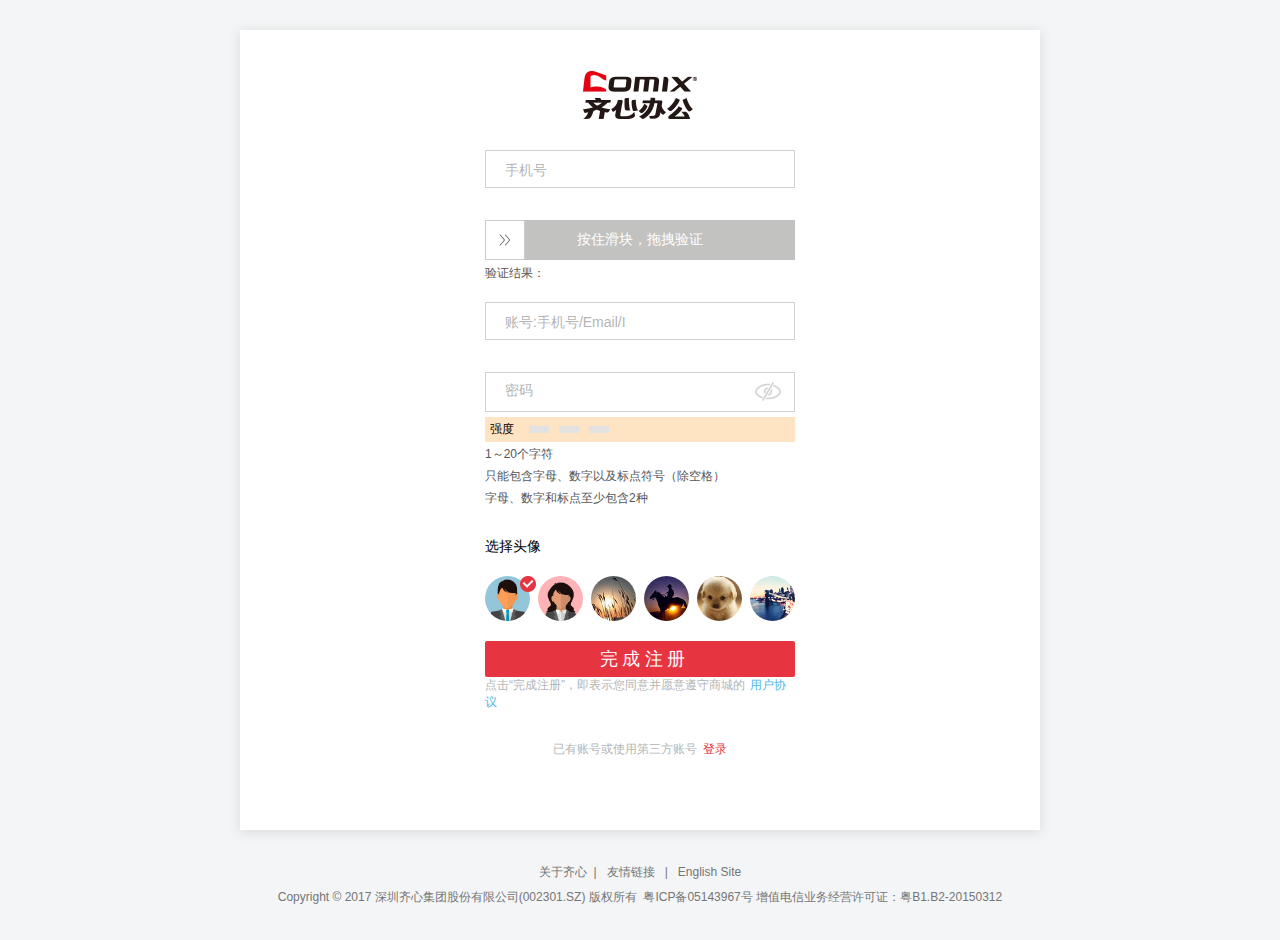
<file: qixin/register.html>
<!DOCTYPE html>
<html lang="en">
<head>
    <link href="favicon.ico" type="text/icon" rel="shortcut icon">
    <meta charset="UTF-8">
    <meta name="viewport" content="width=device-width, initial-scale=1.0">
    <meta http-equiv="X-UA-Compatible" content="ie=edge">
    <title>注册</title>
    <link rel="stylesheet"  type="text/css" href="style/login.css">
    <link rel="stylesheet" type="text/css" href="style/base.css">
    <link rel="stylesheet" type="text/css" href="style/index.css">
    <link rel="stylesheet" type="text/css" href="style/register.css">
    <link rel="stylesheet" href="style/jquery.slider.css" />

<script type="text/javascript" src="js/jquery.min.js"></script>
<script type="text/javascript" src="js/jquery.slider.min.js"></script>
</head>
<body>
    <div class="reg wrap">
    <div class="logBg ">
        <div class="logBox">
            <div class="logo"><img src="images/login/logo.png " alt="logo"></div>
            <div class="passid">
                <input type="text" class="idinput">
                <div class="text">手机号<span><span></div>
            </div>

            <div class="container">
	            <div class="demo1">
                    <div id="slider1" class="slider"></div>
                </div>
                <div class="result">验证结果：<span id="result1"></span></div>

            </div>
            <script>
                $("#slider1").slider({
                    width:310,
                    height:40,
                    sliderBg: "rgba(134, 134, 131 ,0.5)",
                    color: "#fff",
                    fontSize: 14,
                    // bgColor: "#33CC00",
                    textMsg: "按住滑块，拖拽验证",
                    successMsg: "验证通过了哦",
                    time: 5,

                    callback: function(result) {
                    $("#result1").text(result);
                    }
                });
          
            </script>        


            <div class="passid">
                <input type="text" class="idinput">
                <div class="text">账号:<span>手机号/Email/I<span></div>
            </div>


            <div class="password">
                <input type="password" class="passinput">
                <div class="text">密码</div>
                <img class="fr" src="images/login/ipt-psw.png" alt="输入密码">
            </div>
            <div class="passpower  ">
                <div class="power fl clearfix">
                    <p>强度</p>
                <span></span>
                 <span></span> 
                 <span></span>
                </div>
            </div>    
                <ul class="passitem clearfix">
                    <li><i class="iconfont"></i><span>1～20个字符</span></li>
                    <li><i class="iconfont"></i><span>只能包含字母、数字以及标点符号（除空格）</span></li>

                    <li><i class="iconfont"></i><span>字母、数字和标点至少包含2种</span></li>
                </ul>
           


            <div class="headimg clearfix">
                <p class="selecthead">选择头像</p>
                <ul>
                    <li><img src="images/register/head1.jpg" class="head" alt="头像">
                        <p class="select" style="display:block;"><img src="images/register/gou.png" alt="选择"></p>
                    </li>
                    <li><img src="images/register/head2.jpg" class="head" alt="头像">
                    <p class="select"><img src="images/register/gou.png" alt="选择"></p>
                    </li>
                    <li><img src="images/register/head3.jpg"  class="head" alt="头像">
                        <p class="select"><img src="images/register/gou.png" alt="选择"></p>
                    </li>
                    <li><img src="images/register/head4.jpg" class="head" alt="头像">
                        <p class="select"><img src="images/register/gou.png" alt="选择"></p>
                    </li>
                    <li><img src="images/register/head5.jpg" class="head" alt="头像">
                        <p class="select"><img src="images/register/gou.png" alt="选择"></p>
                    </li>
                        
                    <li><img src="images/register/head6.jpg" class="head" alt="头像">
                        <p class="select"><img src="images/register/gou.png" alt="选择"></p>
                    </li>
                        
                </ul>
            </div>

            <div class="logsub">
                <input type="button" value=" 完 成 注 册" class="logbut">
                <p class="text"> 点击“完成注册”，即表示您同意并愿意遵守商城的<a href="#">用户协议</a></p>
            </div>

                     
            <div class="register">已有账号或使用第三方账号&nbsp;&nbsp;<a href="#">登录</a></div>
        </div>


    </div>
</div>
        <div class="footer_link wrap">
        <p>
        <a href="#">关于齐心</a>&nbsp;&nbsp;|&nbsp;&nbsp;
        <a href="#">友情链接 </a>&nbsp;&nbsp;|&nbsp;&nbsp;
        <a href="#">English Site</a>
        </p>
        <p>Copyright © 2017 深圳齐心集团股份有限公司<a href="#">(002301.SZ)</a> 版权所有&nbsp;&nbsp;粤ICP备05143967号 增值电信业务经营许可证：<a href="#">粤B1.B2-20150312</a></p>
        </div>
    
</body>
</html>
</file>
<file: qixin/style/base.css>
/* CSS Document */
/* CSS Document */
*,:before,:after{ margin:0; padding:0; box-sizing:border-box;/*盒子模型的转换*/}
html,body,div,ul,ol,li,dl,dt,dd,h1,h2,h3,h4,h5,h6,form,blockquote,fieldset,input,nav,header,aside,article,section,figure,figcaption,video,audio,p{ margin:0; padding:0; display:block;}

h1,h2,h3,h4,h5,h6,em,i,b{ font-size:100%; font-weight:normal; font-style:normal;}

ul,ol,li{ list-style:none;}

img{ border:0 none;/*解决低版本浏览器蓝框的问题*/ display:block;/*解决图片上下缝隙的问题*/}

table{ border-collapse:collapse;/*边线重叠*/ border-spacing:0;/*间距调为0*/}

input,select,textarea{outline:none; font-size:12px; font-family: Arial;}
:focus{outline:none;}

/*超链接的样式*/

a{text-decoration: none;color: #333;}	
a:link{text-decoration: none;color: #333;}
a:visited{text-decoration: none;color: #333;}
a:hover{color: #ff4040;text-decoration:underline;}
a:active{text-decoration: none;color: #333;}

/*清除浮动*/
.clear{ clear:both;}

.clearfix{ zoom:1;/*为了触发低版本浏览器的after属性*/}
.clearfix:after{ content:""; clear:both; display:block; height:0; line-height:0; visibility:hidden;}

/*版心及文本*/

.wrap{ width:1230px; margin:0 auto;}
.fl{ float:left;}
.fr{ float:right;}

body{ font-family:"微软雅黑", Arial; font-size:12px;background:#f3f5f6}


@font-face {
  font-family: 'iconfont';
  src: url('../fonts/iconfont.eot');
  src: url('../fonts/iconfont.eot?#iefix') format('embedded-opentype'),
  url('../fonts/iconfont.woff') format('woff'),
  url('../fonts/iconfont.ttf') format('truetype'),
  url('../fonts/iconfont.svg#iconfont') format('svg');
}

.iconfont{
  font-family:"iconfont" !important;
  font-size:16px;font-style:normal;
  -webkit-font-smoothing: antialiased;
  -webkit-text-stroke-width: 0.2px;
  -moz-osx-font-smoothing: grayscale;
}

/*topbar style*/
#topbar{
	width:100%;
	height:32px;
	background:#f2f2f2;
	border-bottom: 1px solid #e0e0e0;
	}
	
#topbar .topbar{
	width:1230px;
	height:32px;
	line-height:32px;
	/* background:#0FC; */
	margin:0 auto;
	
	}	
#topbar .topbar .iconfont{
	color:#e50011;
	margin-right: 5px;
	font-size: 14px;
}
#topbar .topbar  i:nth-child(4){
	margin-top: 10px;
}
	

#topbar .topbar .hd_link{
	width:400px;
	
	/* background:#90C; */
	}
#topbar .topbar .hd_link ul{
	width:100%; height:32px;
	
	
	}
#topbar .topbar .hd_link ul li{
	float:left;
	padding:0 10px;
	
	}
	
#topbar .topbar .quick_menu{
	width:600px;
	height:32px;
	/* background:#90C; */
	
	}
#topbar .topbar .quick_menu	ul{
	 width:100%; height:32px;
	 
	}
#topbar .topbar .quick_menu	ul li{
	float:left;
	padding:0 10px;
	position:relative;/*参照物*/ 
	 /* border:1px solid transparent;  */
	 border-bottom:0 none;
	}
#topbar .topbar .quick_menu	ul li .submenu{
	width:100%;position: absolute;/*重要性*/ 
	top:32px; 
	left:-1px;
	border:1px solid #e5e5e5;
	border-top:0 none;
	 
	 background:#FFFFFF; 
	 box-sizing:content-box;/*注意*/ 
	 display:none;
	}


#topbar .topbar .quick_menu	ul li .submenu img{
	position: absolute;
	border:1px solid #e5e5e5;
	border-top: none;
	left: -15px;
}

#topbar .topbar .quick_menu ul  li .submenu_menu{
	width:316px;
	 min-height: 180px; 
	background: white;
	position: absolute;  
	overflow: hidden;
	display: none;
	 /* z-index: 100;  */
	

}
#topbar .topbar .quick_menu	ul li:hover{
	/* background:#FFF; */
	border:1px solid #e5e5e5; 
	border-bottom:0 none;
	z-index: 10;
	border: 0 none ;
	
	
	}
#topbar .topbar .quick_menu	ul li:nth-child(5):hover{
	 background:#FFF; 
}	
#topbar .topbar .quick_menu	ul li:nth-child(7):hover{
	 background:#FFF; 
}
#topbar .topbar .quick_menu	ul li:nth-child(7) i{
	 /* font-size: 18px; */
}		
#topbar .topbar .quick_menu	ul li:hover .submenu{
	display:block;
	
	
	
	}
#topbar .topbar .quick_menu	ul li:hover .submenu_menu{
	/* width:320px;
	height: 205px;
	 background: white; */
	   position: absolute;   
	 left: -227px; 
	
	display: block;
	border:1px solid #e5e5e5;
	border-top:0 none;
	
	 
	
}
#topbar .topbar .quick_menu	ul li .submenu_menu dl{
	 width: 320px; 
	 padding-top: 5px; 
	 /* background: green;  */
}
#topbar .topbar .quick_menu	ul li .submenu_menu dl dt{
width: 88px;
height: 30px;
display: inline-block;
font-weight: bold;
line-height: 30px;
/* border-right: 2px solid #888; */
 /* background: yellow;  */
text-align: right;
float: left;
/* margin-top: 2px; */
	
}
#topbar .topbar .quick_menu	ul li .submenu_menu dl dd{
	width: 230px;
	 height: 30px; 
	display: block;
	line-height: 30px;
	/* background: red;  */
	float: right
	

}
#topbar .topbar .quick_menu	ul li .submenu_menu dl dd a{
	padding: 0 10px;
}


#header{
	width: 100%;
	height: 130px;
	 background: white; 
}
#header .header{
	height: 130px;
/*	 background: wheat; 
*/}
/* #header .header h1{
	height: 302px;
	width: 130px;
	
} */
#header .header h1 a{
	display: block;
	
	height: 100%;
}
#header .header h1 a img{
	padding-top: 30px;
	
}

/*广告位  */

.topbanner{
	width: 100%;
	height: 82px;
	/* background: yellow; */
}
.topbanner .banner{
	position: relative;
	width:100%; height:100%;
	display: block;
	background: url(../images/head-adv2.jpg) no-repeat top center;
}
.topbanner .close{
	width: 30px;
	height: 30px;
	text-align: center;
	line-height: 30px;
	display: block;
	border: 1px solid red;
	border-radius:50%;
	color:#FFF;
	position: absolute;
	top:40px;
	right: 60px;
}


/*搜索框  */
#header .header .search{
	width: 600px;
	height: 130px;
/*	 background: yellow; 
*/	padding-left: 35px;
	padding-top: 10px;
	
}
#header .header .search .search_ipt{
	width: 500px;
	height:42px;
	/* background: blue; */
	margin-top: 30px;
	margin-left: 30px;
}
#header .header .search .search_ipt .input_txt{
	width: 441px;
	height: 36px;
	background: white;
	border:0 none;
	border: 2px solid #c60a0a;
	line-height: 36px;
	float: left;
	color: #a9a9a9;
	font-size: 14px;
	font-family:"微软雅黑", Arial;
	  padding-left:14px; 
	 
}
#header .header .search .search_ipt .input_btn{
	width: 59px;
	height: 36px;
	background: transparent;
	border: 0 none ;
	line-height: 36px;
	float:right; 
	color:#fff; 
	font-size:20px; 
	cursor:pointer;/*鼠标的指针*/
	float: left;
	background: #c60a0a;
}
#header .header .search .search_words{
	width: 500px;
	height: 24px;
	padding-left: 5px;
}
#header .header .search .search_words ul{
}

#header .header .search .search_words ul li a{
	
	float: left;font-size: 14px;
	color: 9f9f9f;
	margin-left: 25px;

}
#header .header .right{
	display: block;
	width: 164px;
	height: 108px;
	margin-top: 10px;
	margin-right: 50px;

}


/*尾部footer  */
.footer{
	width: 100%;
	/* height: 480px; */
	background: white;
	margin-top: 30px;
	border-top: 1px solid #d2d2d2;
}

/*尾部footer   top  */
.footer .footer_top{
	
	height: 138px;
	/* background: green; */
}
.footer .footer_top ul{
	width: 1230px;
	height: 138px;
	padding: 50px 0;
	/* margin: 0 auto; */
	

}
.footer .footer_top ul li{
	width: 239px;
	height: 40px;
	float: left;
	border-left:1px solid #d2d2d2;
	/* background: burlywood; */
	padding-left: 30px;
	}
.footer .footer_top ul li:first-child{
	border-left: none;
}

.footer .footer_top ul li span{
	
	width: 34px;
	height: 34px;
	display: inline-block;
	text-align: center;
	line-height: 34px;
	font-size: 20px;
	color: #e50011;
	float: left;
	border: 2px  solid #e50011;
	border-radius: 50%;
	vertical-align: top;
	margin-right: 10px;
}
.footer .footer_top ul li .text{
	
	/* background: gray; */
	display:block;
	
	
	}
.footer .footer_top ul li .text .p1{
	font-weight: bold;
	height: 16px;
    line-height: 16px;
    font-size: 14px;
    font-weight: bold;
    color: #000;
	overflow: hidden;
	
}
.footer .footer_top ul li .text .p2{
	height: 16px;
    line-height: 16px;
    font-size: 14px;
    color: #757575;
    overflow: hidden;
	margin-top: 6px;
	
}
/*尾部footer_nav   */

.footer .footer_nav{
	height: 163px;
	/* background: rebeccapurple; */
	border-top: 1px solid #d2d2d2;
	padding: 30px 0 20px 24px;
}
.footer .footer_nav .nav_items{
	width: 161px;
	height: 88px;
	float: left;
	/* background: red; */
	}
.footer .footer_nav .nav_items dt{
	height: 28px;
    line-height: 28px;
    font-size: 14px;
	overflow: hidden;
	color: #757575;
	
}
.footer .footer_nav .nav_items dd{
	width: 161px;
	height: 20px;color: #757575;
}
.footer .footer_nav .nav_items dd a{
	
}
/* 
.footer .footer-nav .col-contact{
	width: 270px;
    float: right;
	margin-right: 15px;
	background: red;
}

.footer .footer-nav .col-contact .til {
    height: 28px;
    line-height: 28px;
    font-size: 16px;
	text-indent: 4px;
	
}
.footer .footer-nav .col-contact .qrcode dt {
    width: 84px;
    height: 84px;
    float: left;
    background: url(images/qrcode.png) no-repeat center;
    overflow: hidden;
}
.footer .footer-nav .col-contact .qrcode dd {
    width: 180px;
    line-height: 20px;
    float: right;
	font-family: "SimSun";
background-color: red;
} */


 .footer .footer_nav .nav_wx {
	width: 270px;
	/* height: 112px; */
	float: right;
	/* background: burlywood; */
	margin-right: 15px; 
	position: relative;
}	
	


.footer .footer_nav .nav_wx dt{
	width: 270px;
	height: 28px;
    line-height: 28px;
    font-size: 14px;
	overflow: hidden;
	color: #757575;
}
.footer .footer_nav .nav_wx p{
	width: 84px;
	height: 84px;
	background: url(../images/qrcode.png) no-repeat top center;	
	float: left;
	margin-left: -5px;
}
 .footer .footer_nav .nav_wx img{
	
	/* border: 1px solid red; */
}
.footer .footer_nav .nav_wx dd{
	width: 180px;
	height: 80px;
	line-height: 20px;
	/* background: blueviolet; */
	float: left;
	color: #757575;
	/* position: absolute; */
	
} 


/*底部链接link  */
.footer .footer_link{
	height: 113px;
	/* background: yellow; */
	padding: 20px 0;
	border-top: 1px  solid #d2d2d2;
}
.footer .footer_link p{
	text-align: center;
	color: #757575;
	line-height: 25px;
	/* background: red; */
	
}
.footer .footer_link p a{
	color: #757575;
}
/*底部  */
.footer .footer_buttom{
	height: 66px;
	
	
}
.footer .footer_buttom a{
	float: left;
	padding: 15px 0;
	padding-left: 14px;
}
</file>
<file: qixin/style/index.css>
/* CSS Document */
/*导航栏nav  */
#nav{
	width: 100%;
	height: 36px;
	background: #d22929;
	position: relative;
	z-index: 1;

}
#nav .nav{
	
	height: 36px;
	
	margin: auto;
}
#nav .nav .menu_nav{
	width: 200px;
    height: 36px;
	
}
#nav .nav .menu_nav h3{
	width: 200px;
	height: 36px;
	background: black;
	box-shadow:0 6px 6px -2px #242728;
}
#nav .nav .menu_nav h3 i{
    color: white;
    font-size: 12px;
    margin:0 15px;

}

#nav .nav .menu_nav h3 a{
	
	font-size: 16px;
	color: white;
	line-height: 36px;
	
}
/*商品类别  */
#nav .nav .menu_nav .kinds{
	width: 200px;
	height: 450px;
	 /* background: rgba(white, white, white );  */
	 background: wheat;
	opacity: 0.9;
	 
     position: absolute; 
	/* background: rgba(wheat, wheat, wheat, 1); */
	 padding-top: 2px; 
	
}
#nav .nav .menu_nav .kinds dl{
    width:200px;
	height: auto;

    
}
#nav .nav .menu_nav .kinds dl dt{
	display: block;
	font-size: 14px;
    color: #030000;
    width: 200px;
	height: 32px;
	line-height: 32px;
	padding-left: 16px;
}
#nav .nav .menu_nav .kinds dl dt i{
    
    color: #ff4040;
	margin-right: 10px;
	
}
#nav .nav .menu_nav .kinds dl dt b{
	width: 4px;
	height: 4px;
	display: block;
	float: right;
	color: #a9a9a9;
	margin-right: 20px;
	font-size: 8px;
}

#nav .nav .menu_nav .kinds dl .submenu{
 width: 827px;
 height: 450px;
 background: white;
 position: absolute;
 left:200px; top:0px;
 display: none;
 
}

#nav .nav .menu_nav .kinds dl .submenu .submenu_category{
	width: 100%;
	height: 100%;
}
#nav .nav .menu_nav .kinds dl .submenu .submenu_category dl{
	width: 750px;
	height: auto;
	margin:0 auto;

}
#nav .nav .menu_nav .kinds dl .submenu .submenu_category dl dt{
	width: 100%;
	height: 40px;
	border-bottom: 1px 	dashed #a9a9a9;
	line-height: 40px;
	padding-top: 5px;
	margin-top: 10px;
	
}

#nav .nav .menu_nav .kinds dl .submenu .submenu_category dl dt a{
	color: #ff4040;
	font-size: 14px;
	font-weight: bold;
	
}

#nav .nav .menu_nav .kinds dl .submenu .submenu_category dl dd{
	font-size: 12px;
	color: #a9a9a9 ;
	padding-left: 15px;
	padding-top: 5px;
	padding-right: 15px;
	line-height: 20px;

}
#nav .nav .menu_nav .kinds dl .submenu .submenu_category dl dd a{
	padding-right: 10px;
	 white-space: nowrap; 
}
/*想让它变成鼠标上去 之后背景变化白色，未成功  */
 #nav .nav .menu_nav .kinds dl:hover dt{
	 background: white; 
	 opacity: 1; 
	
} 

#nav .nav .menu_nav .kinds dl:hover .submenu{
	display: block;
	 background: white;
	  opacity: 1;
	
}


/*商品右上  */
#nav .nav .main_nav{
    width: 800px;
    height: 36px;

}
#nav .nav .main_nav ul{
    margin-left: 20px;
}
#nav .nav .main_nav ul li{
	float: left;
	
	line-height: 36px;
	padding: 0 17px;
	font-size: 16px;
}
#nav .nav .main_nav ul li a{
	display: block;
	color: white;
}


/*背景图  */
.banner{
	position: relative;
   	width: 100%;
	height: 450px;

}
 .banner .banner_bg {
    width:100%; height:100%;
	background: url(../images/2016110901.jpg) no-repeat top center;
}

/*右侧图  */
.banner .img_right{
	width: 200px;
	height: 450px;
	 margin-top: -450px; 
	margin-right: 60px;
	
}
.banner .img_right a{
	
	margin-bottom: 2px;
	width: 200px;
	height: 224px;
	display: block;
	 opacity: 0.8; 
	 /* background: rgba(white, white, white, 0.6);  */

	/* margin-left: 820px; */
}

.banner .img_right a:hover{
	opacity: 1;
	}


/*品质之选  */
.cheap_til{
	width: 100%;
	height: auto;
	 /* background: wheat;  */
}
.cheap_til a{
	width: 700px;
	height: 115px;
	display: block;
	margin: 0 auto;
}
.cheap_til .cheap_menu{
	width: 100%;
	height: auto;
	/* background: yellow; */
}
.cheap_til .cheap_menu ul{
	width: 1230px;
	height: 340px;
	/* background: blueviolet; */
	margin: 0 auto;
}

.cheap_til .cheap_menu ul li{
	width: 234px;
	height: 340px;
	background:white;
	float: left;
	margin:0 6px;
	text-align: center;
	border-top: 3px solid yellow;

}
.cheap_til .cheap_menu ul li a{
	width: 204px;
	height: 100%;
	display: block;
	margin: 0 auto;
	/* background: green; */
}
.cheap_til .cheap_menu ul li a .row_1{
	width: 204px;
	height: 80px;
	padding-top: 24px; 
	padding-bottom: 24px;
    font-size: 20px;
	color: #030000;

}
.cheap_til .cheap_menu ul li a .row_2{
	width: 204px;
	height: 20px;
	font-size: 12px;

}
.cheap_til .cheap_menu ul li a .row-3{
	width: 204px;
	height: 32px;
	height: 32px;
    line-height: 32px;
    font-size: 16px;
	color: #f47f2e;
	
}
.cheap_til .cheap_menu ul li a img{
	display: block;
	width: 160px;
	height: 160px;
	margin: 0 auto;
	margin-top: 30px;
}
 .cheap_til .cheap_menu ul li:hover{
	transform: translateY(-5px) translateZ(5px);
	box-shadow: 0px 2px 3px 2px gray;
	transition: 0.5s linear;
}
 .cheap_til .cheap_menu ul li:hover img{
	
	transform: translateY(-25px) scale(1.2);
	transition: 0.5s linear;
	/*延时  */
	/* transition-delay: 0.5s; */

}  

/*楼层开始  */
.floor_til{
	height: 85px;
	padding-top: 30px;
}
.floor_til .text{
	/* background: yellow; */
	width: 500px;
	height: 56px;
	float: left;
    font-size: 24px;
    font-weight: 200;
    color: #c60a0a;
	margin-left: 25px;
	line-height: 56px;
}
.floor_til a{
	width: 94px;
	height: 56px;
	display: block;
	float: right;
	font-size: 16px;
	color: #555;
	line-height: 56px;
}
.floor_til a:hover {
	color: #f47f2e;
}
.floor_til a i{	
	font-size: 16px;
	color: #888;
	 margin: -2px 0 0 10px; 
}
.floor_til a:hover i{
	/* transform: rotate(180deg); */
	 color: #f47f2e; 
	 text-decoration: none; 
}


/*一楼  */
.main_floor {
	width: 1230px;
	 height: 615px; 
	 /* background: yellow;  */
	margin:  0 auto;
	clear: both;
	/* display: flex;
	flex-flow: row nowrap;
	justify-content: space-between; */

}

/*楼层左侧样式一  */
.main_floor .floor_left{
	/* background: rebeccapurple; */
	width:482px;
	height: 615px; 
	float: left;
}


.main_floor .floor_left p{
	width: 482px;
  	height: 300px;  

}

.main_floor .floor_left .floor_left_top{
	
	margin-bottom: 15px;
}
.main_floor .floor_left .floor_left_bottom{
	width: 482px;
	height: 300px;   
	display: block;
}
.main_floor .floor_left .floor_left_bottom ul {
	width: 100%;
	height: 100%;
	float: left;
	display: block;
}

.main_floor .floor_left .floor_left_bottom ul .item1{
	width: 234px;
	 height: 300px; 
	float: left;	

	background: url(../images/2fbjt_02.png) no-repeat top center;
}
.main_floor .floor_left .floor_left_bottom ul li:hover img{
	transform: translateX(-10px);
	transition: 1s;
	transition-timing-function: ease-in-out;

}
.main_floor .floor_left .floor_left_bottom ul .item2{
	width: 234px;
	height: 143px;
	background: url(../images/2fbjt_03.png) no-repeat top center;
	float: right;
}
.main_floor .floor_left .floor_left_bottom ul .item3{
	width: 234px;
	height: 143px;
	background: url(../images/2fbjt_04.png) no-repeat top center;
	float: right;
	margin-top: 12px;
}
/*楼层样式左侧二  */
.main_floor .floor_left_two{
	width:482px;
	height: 615px; 
	float: left;
}
.main_floor .floor_left_two .floor_left_top{
	
	margin-bottom: 15px;
}
.main_floor .floor_left_two .floor_left_bottom{
	width: 482px;
	height: 150px;   
	display: block;
}

.main_floor .floor_left_two .floor_left_bottom ul {
	width: 100%;
	height: 100%;
	float: left;
	display: block;
}
.main_floor .floor_left_two .floor_left_bottom ul .item1{
	width: 234px;
	height: 150px;
	background: url(../images/1fbjt_02.png) no-repeat top center;
	float: left;
}
.main_floor .floor_left_two .floor_left_bottom ul .item2{
	width: 234px;
	height: 150px;
	background: url(../images/1fbjt_03.png) no-repeat top center;
	float: right;
}
.main_floor .floor_left_two .floor_left_bottom ul li:hover img{
	transform: translateX(-10px);
	transition: 1s;
	transition-timing-function: ease-in-out;

}

/*左侧样式三  */
.main_floor .floor_left_three{
	width:482px;
	height: 615px; 
	float: left;
	/* background: red; */
}
.main_floor .floor_left_three .floor_left_top{
	
	margin-bottom: 15px;
}
/*左侧样式四  */
.main_floor .floor_left_four{
	width:234px;
	height: 615px; 
	float: left;
	/* background: red;  */
}


/*左侧样式五  */
.main_floor .floor_left_five{
	width:234px;
	height: 340px; 
	float: left;
	 /* background: red;  */
}



/*右侧样式三  */
.main_floor{
	height: 340px;
}
.main_floor .floor_right_three{
	width: 996px;
	height: 339px;
	/* background: yellow; */
	float: right;

}
.main_floor .floor_right_three ul{
	
		width: 996px;
	height: 339px;
	
}
.main_floor .floor_right_three li{
	width: 234px;
	height: 163px;
	background: white;
	margin-left: 15px;
	float: left;
	margin-bottom: 15px;
	
}

.main_floor .floor_right_three li.item_8{
	width: 234px;
	height: 163px;
	/* background: green; */
}
.main_floor .floor_right_three li.item_8 img{
	width: 29px;
	height: 29px;
	display: block;
	/* background: greenyellow; */
	margin: 0 auto;
	margin-top: 45px;		
	transition: transform 0.4s linear;
}
.main_floor .floor_right_three li.item_8 p{
	width: 234px;
	height: 50px; 
	color:  #444;
    line-height: 50px;
    text-align: center;
    font-size: 24px;
	font-weight: 200;
	/* background: red; */
}
.main_floor .floor_right_three li.item_8:hover img{
	transform: rotate(360deg);
}
.main_floor .floor_right_three li.item_8:hover a{
	/* color:  #444; */
	text-decoration: none;
}


/*右侧样式二  */
.main_floor .floor_right_two{
	width: 996px;
	height: 615px;
	float: right;
	/* background: green; */
}
.main_floor .floor_right_two .floor_right_item li{
	width: 234px;
	height: 300px;
	background: white;
	margin-left: 15px;
	margin-bottom: 15px;
	float: left;
	text-align: center;
	/* overflow: hidden; */
	transition: 0.5s linear;
}
.main_floor .floor_right_two .floor_right_item li a img{
	display: block;
    width: 160px;
    height: 160px;
    margin: 30px auto 0 auto;
}
/*热销  */
.main_floor .floor_right_two .floor_right_item li .flag-hot{
	width: 60px;
	height: 20px;
	background: #f47f2e;
	line-height: 20px;
    text-align: center;
    font-size: 12px;
	color: #fff;
	margin: 0 auto;

}
/*优选  */
.main_floor .floor_right_two .floor_right_item li .flag-opt{
	width: 60px;
	height: 20px;
	background: #e73441;
	line-height: 20px;
    text-align: center;
    font-size: 12px;
	color: #fff;
	margin: 0 auto;
}
/*推荐  */
/*推荐  */
.main_floor .floor_right_two .floor_right_item li .flag-tj{
	width: 60px;
	height: 20px;
	background: #1e97dc;
	line-height: 20px;
    text-align: center;
    font-size: 12px;
	color: #fff;
	margin: 0 auto;
}

.main_floor .floor_right_two .floor_right_item li a .row_1{
	height: 22px;
    line-height: 22px;
    margin-top: 8px;
    font-size: 14px;
    color: #444;
}
.main_floor .floor_right_two .floor_right_item li a .row_2{
	height: 20px;
    line-height: 20px;
}

.main_floor .floor_right_two .floor_right_item li a .row-3{
	height: 20px;
    line-height: 20px;
    margin-top: 10px;
    font-size: 14px;
    color: #f47f2e;
}
.main_floor .floor_right_two .floor_right_item li:hover{
	transform: translateY(-5px) translateZ(5px);
	box-shadow: 0px 2px 3px 2px gray;
	
}
.main_floor .floor_right_two .floor_right_item li:hover img{
	/*晃动效果  */
	 transform: translateY(-10px); 
	 transition: 0.5s linear; 
	  transform: scale(1.1); 
	 /* transform: rotate(360deg) scale(0.8);  */
	
}
/*右侧样式四  */
.main_floor{
	/* height: 300px; */
}
.main_floor .floor_right_four{
	
	/* height: 300px; */
	float: left;
	/* background: green;  */
}
.main_floor .floor_right_four .floor_right_item{
	/* height: 300px; */
	float: left;
}
.main_floor .floor_right_four .floor_right_item li{
	width: 234px;
	height: 300px;
	background: white;
	margin-right: 15px;
	
	float: left;
	text-align: center;
	transition: 0.5s linear;

}
.main_floor .floor_right_four .floor_right_item li:last-child{
	margin-right: 0px;
 } 
.main_floor .floor_right_four .floor_right_item li a img{
	display: block;
    width: 160px;
    height: 160px;
    margin: 30px auto 0 auto;
}
.main_floor .floor_right_four .floor_right_item li:hover{
transform: translateY(-5px) translateZ(5px);
	box-shadow: 0px 2px 3px 2px gray;
	/* transition: 0.5s linear; */
}
.main_floor .floor_right_four .floor_right_item li:hover img{
	transform: translateY(-10px) scale(1.1) ;
	 transition: 0.5s linear; 
	
}



/*右侧样式一  */
.main_floor .floor_right{
	width: 748px;
	height: 615px;
	float: right;
	/* background: green; */
}
.main_floor .floor_right .floor_right_item{
	
}

.main_floor .floor_right .floor_right_item li{
	width: 234px;
	height: 300px;
	background: white;
	margin-left: 15px;
	margin-bottom: 15px;
	float: left;
	text-align: center;
	  overflow: hidden;  
	
	position: relative;
	
}

.main_floor .floor_right .floor_right_item li a img{
	display: block;
    width: 160px;
    height: 160px;
    margin: 30px auto 0 auto;
}
/*li元素中的热销 。优选 推荐  */
/*热销  */
.main_floor  .floor_right_item li{
	position: relative;
	   overflow: hidden;   
	
}
.main_floor  .floor_right_item li .flag-hot{
	width: 60px;
	height: 20px;
	background: #f47f2e;
	line-height: 20px;
    text-align: center;
    font-size: 12px;
	color: #fff;
	
	position: absolute; 
	top: 0;
	left: 90px;
	 z-index: 10; 

}
/*优选  */
.main_floor  .floor_right_item li .flag-opt{
	width: 60px;
	height: 20px;
	background: #e73441;
	line-height: 20px;
    text-align: center;
    font-size: 12px;
	color: #fff;
	position: absolute; 
	top: 0;
	left: 90px;
	z-index: 10;
}
/*推荐  */
.main_floor   .floor_right_item li .flag-tj{
	width: 60px;
	height: 20px;
	background: #1e97dc;
	line-height: 20px;
    text-align: center;
    font-size: 12px;
	color: #fff;
	position: absolute; 
	top: 0;
	left: 90px;
	z-index: 10;
}

.main_floor .floor_right_item li a .row_1{
	height: 22px;
    line-height: 22px;
    margin-top: 8px;
    font-size: 14px;
    color: #444;
}
.main_floor  .floor_right_item li a .row_2{
	height: 20px;
    line-height: 20px;
}

.main_floor  .floor_right_item li a .row-3{
	height: 20px;
    line-height: 20px;
    margin-top: 10px;
    font-size: 14px;
    color: #f47f2e;
}

/*加入购物车  */
.main_floor  .floor_right_item .buycart{
	width: 100%;
	height: 50px;
	background: rgba(244,127,47,0.9);
	display: none;
	  overflow: hidden;    
	
	 position: absolute; 
	  bottom:-50px;  
	 left: 0; 
	
	
}
.main_floor  .floor_right_item .buycart .cartnub{
	
	background: #fff;
    float: left;
    margin: 12px 0 0 23px;
	position: relative;
	border: 1px solid white; 
}

.main_floor  .floor_right_item .buycart .cartnub .cart_ipt{
	width: 49px;
	height: 26px;
	display: block;
	color: rgba(244,127,47,0.9);
	text-align: center;
	line-height: 26px;
	padding: 0 8px;
	float: left;
	border:   none;
}
.main_floor  .floor_right_item .buycart .cartnub  .changenub{
	width: 13px;
	height: 26px;
	background: rgba(244,127,47,0.9); 
	float: left;
	
}
.main_floor  .floor_right_item .buycart .cartnub  .changenub .add{
	width: 14px;
	height: 13px;
	line-height: 11px;
	text-align: center;
	display: block;
	color: white;
	
}
.main_floor  .floor_right_item .buycart .cartnub  .changenub .min{
	width: 13px;
	height: 13px;
	line-height: 11px;
	text-align: center;
	display: block;
	color: white;
	border-top: 1px  solid white; 
	
}
.main_floor  .floor_right_item li .buycart a{
	
	 height: 50px; 
	line-height: 50px;
	text-align: center;
	/* margin-top: 8px; */
	margin-right: 20px;
	/* background: yellow; */
	display: block;
	float: right;
	overflow: hidden;
	color: white;
	font-size: 14px;
}
.main_floor  .floor_right_item  li i{
	color:white;
	font-size:16px;
	margin-right:5px;
}
.main_floor  .floor_right_item li:hover .buycart{
	display: block;
	
	  transform: translateY(-50px);  
	 /* transition: 1s ease;     */
	animation: top 0.5s  linear;
	
	
}
  @keyframes top{
	
	0%{
		transform:  translateY(-20px);
	}
	
	100%{
		transform:  translateY(-50px);
	}
	
}  


.main_floor  .floor_right_item li:hover{
	transform: translateY(-5px) translateZ(5px);
	box-shadow: 0px 2px 3px 2px gray;
	transition: 0.5s linear;
}
.main_floor .floor_right .floor_right_item li:hover img{
	/*晃动效果  */
	 transform: translateY(-10px); 
	  animation: gif 1.4s  linear;
	
}
@keyframes gif{
	0%{
		transform: translateX(-20px) translateY(-2px);
	}
	
	50%{
		transform: translateX(20px) translateY(-10px);
	}
	
	100%{
		transform: translateX(0px) translateY(-20px);
	}
	
}
</file>
<file: qixin/style/productList.css>
#nav .nav .menu_nav h3{
	width: 200px;
	height: 36px;
	background: black;
	box-shadow:none; 
}
#nav .nav .menu_nav .kinds{
	width: 200px;
	height: 450px;
	background: wheat;
	opacity: 0.9;
    /* background: wheat; */
     position: absolute; 
	/* background: rgba(wheat, wheat, wheat, 1); */
     padding-top: 2px; 
    display: none;
	
}
#nav .nav .menu_nav:hover .kinds{
    display: block;
}


.product{
    margin-top: 20px;
   }
.product .product_hot{
    /* width: 100%; */
    height: 153px;
    /* background: yellow; */
    background: #eff0f0;
}
/*热卖推荐  */
.product .product_hot .hot_tit{
    width: 48px;
    height: 80px;
    float: left;
    background: url(../images/product/hot-til.png) no-repeat;
    margin:0 20px 0 10px;
}
.product .product_hot .hot_tit p{
    width: 40px;
    line-height: 16px;
    padding-top: 10px;
    text-align: center;
    font-size: 14px;
    color: #d22929;
}
.product .product_hot .hot_menu{
    
}
.product .product_hot .hot_menu ul{
    
    height: 153px;
    /* background: green; */
    float: left;
}
.product .product_hot .hot_menu ul li{
    width: 264px;
    height: 122px;
    /* background: yellow; */
    position: relative;
    margin-right: 23px; 
    float: left;
    background: white;
    margin-top: 15px;
}

.product .product_hot .hot_menu ul li .flag{
    width: 40px;
    height: 26px;
    background:#ed133c;
    line-height: 26px;
    text-align: center;
    font-weight: bold;
    opacity: 0.8;
    color: white; 
    position: absolute;
}
.product .product_hot .hot_menu ul li .hot_img{
    padding-top: 15px;
    padding-left: 15px;
    float: left;
}
.product .product_hot .hot_menu ul li .text{
     width: 132px;
     height: 89px; 
     /* background: red; */
     float: left;
     margin-top: 20px; 
     margin-left: 5px;
}
.product .product_hot .hot_menu ul li .text .text_tit{
    /* background: gray; */
    height: 32px;
    line-height: 16px;
    color: #555;
    overflow: hidden;
}
.product .product_hot .hot_menu ul li .text .pic{
    color: #e73441;
    font-weight: bold;
    height: 28px;
    line-height: 28px;
    margin-top: 5px; 
     
}
.product .product_hot .hot_menu ul li .but{
    width: 68px;
    height: 22px;
    display: block;
    line-height: 22px;
    border: 1px solid #d2d2d2;
    background: #f3f3f3;
    border-radius: 5px;
    text-align: center;
}
.product .crumb{
    margin: 30px 0 20px 5px;
    line-height: 24px;
}
.product .crumb .text{
    width: 800px;
    height: 24px;
    float: left;
    /* background: burlywood; */
}

.product .crumb .text .all{
    font-size: 16px;
    font-weight: bold;

}
.product .crumb  .number{
    float: right;
    font-size: 14px;
    color: #a7a7a7;
}
.product .crumb  .number span{
    font-weight: bold;
    margin: 0 5px;
}

/* 筛选 */
.product .proAttr{
    border: 1px solid #d9d2c8;  
    background:white;
}
.product .proAttr .attr_bland .attr_menu{
     border: 1px solid #d9d2c8; 
     border-bottom: 2px solid #d9d2c8; 
}
.proAttr .attr_menu .attr_key{
    width: 116px;
    height: 32px;
    line-height: 32px;
    float: left;
    color: #9d9282;
    text-indent: 14px;
    overflow: hidden;
    text-overflow: ellipsis;
    white-space: nowrap;    
}

.product .proAttr .attr_bland .attr_key{
    text-indent: 13px;
}
.product .proAttr .attr_value{
    width: 1110px;
    height: 32px;
    float: left;
}
.product .proAttr .attr_value .value_menu{
    float: left;
}
.product .proAttr .attr_value .value_menu li{
    float: left;
    margin: 0 18px;
    line-height: 32px;
}
.proAttr .attr_bland .attr_option{
    width: 116px;
    height: 22px;
    line-height: 22px;
    float: right;
    padding-top: 5px;

}
.proAttr .attr_bland .attr_option .attr_multiple{
   
     width: 50px; 
    height: 22px;
    line-height: 22px;
    float: left;
    background: #f3f1ee;
    border: 1px solid #eae2d7; 
    border-radius: 2px;
    /* color: #756d62; */
    text-align: center;
    cursor: pointer; 
    
}
.proAttr .attr_bland .attr_option .attr_more{
    float: left;
    margin-left: 20px;
}
/*第二行  */
.proAttr .attr_prop {
    height: 64px;  
}

.proAttr .attr_prop .attr_menu{
    height: 32px;
 }
.proAttr .attr_prop {
    margin-top: -1px;
}
.proAttr .attr_menu {
    border-top: 1px dotted #d9d2c8;
}
.proAttr .attr_prop .attr_menu ul li.pricebox{
    float: left;
    margin: 5px 0;
}
.proAttr .attr_prop .attr_menu ul li.pricebox .priceinput{
    width: 60px;
    height: 20px;
    line-height: 20px;
    padding: 0 4px;
    border: 1px solid #c2bcb4;
    text-align: center;
    float: left;
}
.proAttr .attr_prop .attr_menu ul li.pricebox .line{
    width: 5px;
    height: 20px;
    line-height: 20px;
    
    color: #d2d2d2;
    margin: 0 5px;
    float: left;
   }
.proAttr .attr_prop .attr_menu ul li.pricebox .pricebutton{
    width: 50px;
    height: 22px;
   
    float: left;
    background: #f3f3f3;
    border: 1px solid #d2d2d2;
    border-radius: 2px;
    color: #756d62;
    margin-left: 20px;
     cursor: pointer; 
}

/*排序  */
.sort{
    height: 50px;
    margin-top: 20px;
     background: white;

}
.sort .sortbox{
    height: 24px;
    line-height: 24px;
     padding: 13px 10px 13px 10px; 
    /* background: green; */
    
}
.sort .sortbox .def{
    background: #e73441;
     width: 50px; 
    height: 24px;
    display: block;
     color: white; 
    text-align: center;
    border: 1px solid #e73441;
    line-height: 22px;
    float: left;
}
.sort .sortbox .sales{
    display: block;
     width:50px; 
    height: 24px;
    line-height: 22px;
    background: #fff;
     float: left; 
    text-align: center;
    
    border: 1px solid #d2d2d2;
   

}
.sort .sortbox .price{
    border-left:   none;
}
/*用于公共样式  */
 .check{
    height: 24px;
    line-height: 24px;
    padding: 0 6px;
    float: left;
    background: #fff;
    border: 1px solid #d2d2d2;
    border-left: none;
    color: #555;
   
}
 .check p{
     width: 42px; 
    height: 24px;
    float: left;
     margin:0 5px; 
}
 .check p input{
     width: 13px; 
    height: 13px;
    float: left;
    margin-top: 6px;     
    margin-right: 5px;
}

.sort .sortbox .fr{
    width: 250px;
    height: 24px;
    /* background: red; */
}
.sort .sortbox .fr .addcart{
    width: 100px; 
    height: 24px;
    display: block;
    background: #d2d2d2;
    color: #d22929;
    border: 1px solid #d22929;
    border-radius: 5px;
    padding: 0 5px;
    text-align: center;
    line-height: 24px;
    float: left;
}
.sort .sortbox .fr .pagenub{
    float: left;
    color: #555;
    margin-left: 35px;
}
.sort .sortbox .fr .page{
    width: 56px;
    height: 24px;
    margin-left: 22px;
    float: left;
}
.sort .sortbox .fr .pagecheck{
    width: 28px;
    height: 24px;
    border: 1px solid #d2d2d2;
    float: left;
    background: #f3f3f3;
    text-align: center;
    line-height: 24px;
}
.sort .sortbox .fr .page2{
    border-left: none;
}
.sort .sortbox .fr .pagecheck:hover{
    background: white;
}

/*商品列表  li中的样式有些是公共样式 */
.product .main_floor{
    height: 945px;
    /* background: green; */
}
.product .main_floor .floor_right_four .floor_right_item li{
    margin-top: 15px;
    position: relative;
}
.product .main_floor .floor_right_four .floor_right_item li a{
    display: block;
    height: 300px;
    /* padding: 0 15px; */
    overflow: hidden;

}
.product .main_floor .floor_right_four .floor_right_item li:nth-child(5n){
	margin-right: 0px;
 }
/*左上角的复选框  */
.product .main_floor .floor_right_four .floor_right_item li .check{
    border: none ;
    position: absolute;
    z-index: 10;
    margin: 10px 0 0 10px;
    display: none;
}
/*右上角的心形  用于全部li*/
.floor_right_item li .love{
    display: none;
    
}
.floor_right_item li .love i{
    font-size: 20px;
    color: #d2d2d2; 
    top: 10px;
    right: 20px;
    z-index: 10;
    position: absolute;
    
}

.floor_right_item li .love p{
     background: rgba(244,127,47,0.9); 
    color: white;
    font-size: 12px;
    width: 30px;
    height: 15px;
    text-align: center;
    line-height: 13px;
    border: 1px solid rgba(244,127,47,0.9);   
    border-radius: 5px;
    position: absolute;
    top: 15px;
    right: -45px;     
    display: none; 

}
.floor_right_item li:hover .love {
   
    display: block;
}
.floor_right_item li .love i:hover{
      color: rgba(244,127,47,1);  
}
.floor_right_item li .love:hover p  {
    display: none;
   
    transform: translateX(-32px);
    /* transition-delay: 0.5s ease; */
}
.product .main_floor .floor_right_four .floor_right_item li:hover .check{
    display: block;
}



/*分页  */
.guide{
    height: 40px;
    /* background: yellow; */
    line-height: 40px;
    text-align: center;
    font-size: 14px;
    margin-top: 30px;
}
.guide .page{
     width: 650px; 
    height: 40px;
    margin: 0 auto;
    /* background: green; */
}
.guide .page .pagenum{
    /* width: 350px; */
    height: 40px;
    /* background: red; */
    float: left;
}
.guide .page .pagenum .pageBtn{
    width: 75px;
    height: 40px;
    background: white;
    border: 1px solid #ececec;
     color: #757575; 
    font-size: 16px;
    /* padding: 10px 15px; */
    float: left;
}
.guide .page .pagenum a{
    width: 40px;
    height: 40px;
    line-height: 40px;
    text-align: center;
    background: white;
    border: 1px solid #ececec;
    color: #a7a7a7;
    font-size: 16px;
    /* padding: 10px 15px; */
    margin-left: -3px;
    float: left;
}
.guide .page .pagenum a:hover{
    background: #f3f3f3;
}

.guide .page .pagenum span{
     float: left; 
    color: #a7a7a7;
    font-family: "SimSun";
     margin: 0 5px; 
     
}
.guide  .page .page_skip{
    /* width: 300px; */
    height: 40px;
    /* background: gray; */
    margin-left: 10px;
}
.guide  .page .page_skip span{
       color: #757575;
       float: left;
       font-size: 14px;
}
.guide  .page .page_skip .skip_ipt{
    width: 50px;
    height: 20px;
    font-size: 16px;
    display: block;
    
    margin: 0 10px;
    margin-top: 10px;
    line-height: 20px;
    text-align: center;
    float: left;
    color: #757575;
}
.guide  .page .page_skip .skipBtn{
    width: 40px;
    height: 20px;
    background: #f3f3f3;
    color: #757575;  
    border: 1px solid #d2d2d2;
    border-radius: 5px;
    margin: 0 10px;
    margin-top: 10px;
    
    cursor: pointer;/*鼠标焦点  */
}
</file>
<file: qixin/style/detail.css>
.crumbnew a{
    display: inline-block;color: #757575;
}
.crumbnew{
    
    /* background: yellow; */
    line-height: 24px;
    padding: 18px 8px 4px 8px;
}
.crumbnew ul{
    line-height: 24px;
}
.crumbnew ul li{
    line-height: 24px;
    /* text-align: center; */
    float: left;
    /* margin: 0 10px; */
    margin-left: 10px;
    position: relative;
}
.crumbnew ul li dl dt{
    
    min-width: 90px;
    border: 1px solid #d2d2d2;
    cursor: pointer;
    padding-left: 10px;
    
    
}
.crumbnew ul li dl dd .option{
    min-width: 90px; 
    border: 1px solid #d2d2d2;
    display: none; 
    padding-left: 10px;
    position: absolute;
    top: 26px;
    left: 0;
}
.crumbnew ul li:hover dl dd .option{
    display: block;
    background: white;
    /* border-top: none; */
    opacity: 0.9;
}
.crumbnew ul li dl dd .option a{
    display: block;
    
}
.crumbnew ul li span.left{
    display: block;
    
    position: absolute;
    top: 0;
    left: 70px;
    margin: 0 10px;
    padding: 0 20px;
}
.crumbnew   li.crumb_detail  span{
    margin-right: 10px;
    
}
/*商品  */
.detailBox{
    background: white;
}
.detailBox .left{
    width: 1000px;
    min-height: 640px;
    float: left;
    /* background: green; */
}
.detailBox .left .detail-img{
    width: 350px;
    float: left;
    margin: 47px 0 0 28px;
    padding-bottom: 30px;
    /* background: yellow; */
}
.detailBox .left .detail-img .imgview{

}
.detailBox .left .detail-nub{
    margin-top: 20px;

}
.detailBox .left .detail-nub p{
    font-size: 14px;
    line-height: 20px;
    color: #757575;
    float: left;
}
.detailBox .left .detail-nub  a{
   
}
.detailBox .left .detail-nub .fr a img{
    display: inline-block;
    margin-right: 5px;
}
/*产品卖点  */
.detailBox .left .pro-features-tit{
    height: 30px;
    line-height: 30px;
    font-size: 14px;
    color: #e65762;
    margin-top: 5px;
}
.detailBox .left .pro-features{
        /* height: auto; */
     
    height: 60px;
     background: #ececec;
     overflow: hidden;
     position: relative;
}
.detailBox .left .pro-features p{
    display: block;
    position: absolute;
    right: 10px;
    bottom: 5px;
    
    border: 1px solid #999;
}
.detailBox .left .pro-features .show{
    border: none ;
    background: transparent;
}
.detailBox .left .pro-features p i{
    display: inline-block;
    transform: rotate(90deg);
}

.detailBox .left .pro-features ul{
    
    margin-left: 5px;
    position: absolute;
    top: 0;
    left: 0;
}
.detailBox .left .pro-features ul li{
    padding-left: 10px;
    width: 280px;
    height: 20px;
    overflow: hidden;
    text-overflow :ellipsis;
    white-space: nowrap;
    line-height: 20px;
    list-style: circle;
    display: list-item;
    background: url(../images/detail/disc.png) no-repeat left center;
}

/*商品信息  */
.detailBox .left .property{
    color: #757575;
    line-height: 20px;
    /* background: greenyellow; */
    width: 520px;
    float: left;
    padding-bottom: 30px;
    margin: 45px 0 0 40px;
}
.detailBox .left .property .detail-hd{
    max-height: 48px;
    line-height: 24px;
    font-size: 18px;
    color: #030000;
    overflow: hidden;
}
.detailBox .left .property .detail-price{
    margin-top: 20px;
    background: #fff5ec;
   height: 50px;
   line-height: 50px;
   border-top: 2px solid #f47f2e;
}
.detailBox .left .property .detail-price p{
    float: left;
}
.detailBox .left .property .detail-price .no1{
    margin-left: 25px;
    font-size: 16px;
    color: #757575;
}
.detailBox .left .property .detail-price .no2{
    color: #d22929;
    font-size: 20px;
    padding-left: 30px;
}
.detailBox .left .property dl{
    padding:10px 0;
    
}
.detailBox .left .property dl dt{
    width: 70px;
    height: 26px;
    line-height: 26px;
    float: left;     
}
.detailBox .left .property dl dd{
    height: 26px;
    line-height: 26px;
}
.detailBox .left .property dl.kucun dd{
    color: #d22929;
}
.detailBox .left .property dl.fuwu dd span{
    border: 1px solid #d22929;
    color: #d22929;
    margin: 0 10px;
    border-radius: 5px;

}
.detailBox .left .property dl.fuwu dd a{
   color: #2d97c7;
   display: inline-block;
   margin: 0 10px;
}
.detailBox .left .property dl dd span{
    position: relative;
}
.detailBox .left .property dl dd i{
    display: block;
    width: 10px;
    height: 10px;
    background: url(../images/detail/check.png) no-repeat;
    position: absolute;
    right: 0px;
    bottom:0px;
}
.detailBox .left .property dl dd.border span{
    border: 1px solid #d22929;
    padding: 3px;
    border-radius: 2px;
    cursor: pointer;
}
.detailBox .left .property dl.shuliang{
    float: left;
}
.detailBox .left .property dl.shuliang dd{
    width: 450px;
    float: left;

}
.detailBox .left .property dl.shuliang .ipt{
    width: 45px;
    height: 26px;
    line-height: 26px;
    text-align: center;
    font-size: 12px;
    color: #555;
    float: left;
    border: none;
    border: 1px solid #d2d2d2;
    border-right: none;
}
.detailBox .left .property dl.shuliang .changenub{
    float: left;
}
.detailBox .left .property dl.shuliang .changenub a{
    width: 15px;
    height: 13px;
    text-align: center;
    line-height: 12px;
    display: block;
    border: 1px solid #d2d2d2;
    
    float: left;
    color: #666666;
    clear: both;
}
.detailBox .left .property dl.shuliang .text{
    padding: 0 10px;
}
.detailBox .left .property dl.shuliang .text1 span{
    color:#d42929;
}
.detailBox .left .property .buybtn{
    margin-top: 20px;

}
.detailBox .left .property .buybtn a{
    width:140px; 
    height:40px;
    display: inline-block;
    border: 1px solid #d42929;
    border-radius: 5px;
    font-size: 18px;
    text-align: center;
    line-height: 40px;
    text-decoration: none;
    margin-right: 15px;
}
.detailBox .left .property .buybtn a.buy{
    background: #fff1f2;
    color: #d42929;
}
.detailBox .left .property .buybtn a.addcart{
    background: #d42929;;
    color: white;
    
}

/*右边  */
.detailBox .right{
    width: 210px;
    margin-top: 50px;
    color: #757575;
    
}
.detailBox .right .logo{
    width: 100%;
    border-top: 1px solid #d2d2d2;
    border-bottom: 1px solid #d2d2d2;
    
}
.detailBox .right .shop-hd{
   margin: 20px 0;
}
.detailBox .right .shop-hd p{
    display: inline-block;
    line-height: 20px;
}
.detailBox .right .shop-hd .p0{
    float: left;

}
.detailBox .right .shop-hd .p1{
    float: right;
    background: #d42929;
    color: white;    
}
.detailBox .right .shop-btn{
         display: block;
    width: 100px;
    height: 30px;
    line-height: 30px;
    background: #f8f8f8;
    border: 1px solid #d2d2d2;
    border-radius: 2px;
    text-align: center;
}
.detailBox .right .shop-btn:hover{
    background: white;
}
.detailBox .right .shop-btn a img{
    width:18px;
    height: 18px; 
    margin-bottom: 5px;
    margin-right: 10px;
    display: inline-block;
    vertical-align: middle; 
    
}
.detailBox .right .shop-btn a{
    width: 100px;
    height: 30px;
    display: block;    
    color: #757575;
    text-decoration: none;
}
.detailBox .right .service{
    margin-top: 15px;
    line-height: 20px;
}
.detailBox .right .service .p2 span{
    color: #d42929;
    margin: 0 10px;
}

/*商品详情  */
.main_detail{
    margin-top: 20px;
    

}
    /*看了又看  */
.main_detail .reco{
    width: 220px;
    background: white;

}
.main_detail .reco .reco-hd{
    height: 40px;
    line-height: 40px;
    text-align: center;
    margin: 0 10px;
    border-bottom: 1px  solid #d2d2d2;
    font-size: 18px;
    color: #555;
}
.main_detail .reco .recoSlide{
    
}
.main_detail .reco .recoSlide ul{
    
    /* background: red; */
}
.main_detail .reco .recoSlide li{
    /* background: green; */
    width: 200px;
     margin: 0 auto; 
    text-align: center;
    overflow: hidden;
    line-height: 24px;
    padding: 10px 0;
    
}
.main_detail .reco .recoSlide li a img{
    width: 140px;
    height: 140px;    
    margin: 0 auto;
    /* text-align: center; */
}
.main_detail .reco .recoSlide li a .row1{
    margin-top: 10px;
}
.main_detail .reco .recoSlide li a .row2{
    font-size: 14px;
    color:  #f47f2e;
    
}
/*下方按钮  */
.main_detail .reco .trigger{
    width: 52px;
    
    margin: 0 auto;
    margin-top: 5px;
}
.main_detail .reco .trigger a{
    width: 24px;
    height: 24px;
    float: left;
    margin-right: 2px;
}

/*商品的介绍  */

.detailWrap{
    width: 1000px;
    margin-left: 10px;
    background: white;

}
.detailWrap .detail-til{
    height: 50px;
    line-height: 50px;
    border-top: 2px solid #d2d2d2;
    border-bottom: 1px solid #ececec;
    background: #f8f8f8;
    margin-bottom: 10px;
    
}
.detailWrap .detail-til ul li{    
    float: left;
    
}
.detailWrap .detail-til ul li{
    width: 100px;
    line-height: 50px;
    text-align: center;
    font-size: 16px;
    color: #555;
    cursor: pointer;
}
.detailWrap .detail-til ul li .text1{
    border-top: 2px solid #d22929 ; 
    height: 54px;
    background: white;
    margin-top: -6px;
}

/*商品介绍内容  */
.detailWrap .detail-con{

}
.detailWrap .detail-con .text{
    height: 50px;
    border: 1px solid #d2d2d2;
    margin:10px;
    line-height: 50px;
    overflow: hidden;
    text-overflow: ellipsis;
    white-space: nowrap;
    color: #555;
}
.detailWrap .detail-con .text span{
    padding-left: 30px;
}

.detailWrap .detail-con  .tedian{
    line-height: 32px;
   color: #757575;
    font-size: 16px;
    
}
.detailWrap .detail-con .tedian span{
    margin-left: 30px;
}
.detailWrap .detail-con .jieshao{
    margin-top: 30px;
    margin-left: 170px;
    color: #757575;
    line-height: 24px;
}
.detailWrap .detail-con .jieshao ul{
   
    
}
.detailWrap .detail-con .jieshao ul li{
  
    display: list-item;
    list-style: disc;
    
}
.detailWrap  .imageshow{
     /* margin: 0 auto; */
     margin:30px;
   
}
.detailWrap .imageshow img{
    
    display: block;
      margin: 0 auto; 
}
</file>
<file: qixin/style/login.css>
.logBg{
    width: 800px;
    height: 600px;
    margin: 0 auto;
    background: #fff;
    margin-top: 30px;
    padding-bottom: 25px;
     box-shadow: 0px 2px 12px 0px #d8d9da; 

}
.logBg .logBox{
    width: 310px;
    background: white;
    margin: 0 auto;
}
.logBg .logBox .logo{
    padding: 40px 0 30px 0;
} 
.logBg .logBox .logo img{
    display: block;
    margin-left: 98px; 
    /* text-align: center; */
}
.logBg .logBox .passid{
    height: 40px;
 
    line-height: 40px;
    position: relative;
    margin-bottom: 30px;
}
.logBg .logBox .passid .idinput{
    width: 100%;
    padding: 10px;
    padding-left: 18px; 
    border: 1px solid #d2d2d2;
    font-size: 14px;
   
    
}
.logBg .logBox .passid:hover .text{
     display: none; 
}


.password {
    width: 310px;
    height: 40px;
    /* background: yellow; */
    position: relative;
}
.password .passinput{
  
     width: 100%;
    /* height: 40px;  */
    line-height: 18px;
    padding: 10px;
    padding-left: 18px;
    border: 1px solid #d2d2d2;
    font-size: 14px;
    
}
.passid .text{
    position: absolute;
    font-size: 14px;
    padding: 0 10px;
    top:0px;
    left: 10px;
    display: block;
    color: #b5b5b5;
}
.password:hover .text{
    display: none;
} 
.password .text{
    position: absolute;
    font-size: 14px;
    padding: 0 10px;
    top:10px;
    left: 10px;
    display: block;
    color: #b5b5b5;
}
.password .fr{
    top:10px;
    left: 270px;
    position: absolute;
}

.loglink{
    padding-top: 20px;
}
.loglink .fl{
    width: 67px;
    height: 20px;
}
.loglink .fl .checkbox{
    margin-top: 2px;
    margin-right: 5px;
    float: left;
}
.logsub .logbut{
     font-family: 微软雅黑; 
    margin-top: 20px;
    width: 100%;
    height: 36px;
    background: #e73441;
    border:   none;
    font-size: 18px;
    color: #fff;
    cursor: pointer;
    border-radius: 2px;
}

 .otherlog{
    width: 100%;
    height: 1px;
    margin-top: 45px;
    background: #ececec;
    text-align: center;
}
.otherlog span{
    font-size: 14px;
    display: inline-block;
    height: 20px;
    padding: 0 12px;
    background: #fff;
    vertical-align: top;
    margin-top: -10px;
}
.link{
    margin-top: 55px;
    
}
.link li{
    float: left;
    margin: 0 28px;
    text-align: center;
}
.register{   
       text-align: center;
    color: #b5b5b5;
     padding-top: 50px; 
    
}
 .logBg .register a{

    color: #e73441;
}


 .footer_link{
    padding: 30px 0;
}
 .footer_link p{
    text-align: center;
	color: #757575;
	line-height: 25px;
	
}
.footer_link p a{
	color: #757575;
}
</file>
<file: qixin/style/register.css>
.logBg{
     width: 800px;
    height: 800px;
     margin: 0 auto;
    background: #fff;
    margin-top: 30px;
    
    /* box-shadow: 0px 2px 12px 0px #d8d9da; */

}

.container{
    margin-bottom: 20px;
}
.container .result{
   
    color: #555;
    margin-top: 5px;
}
.passpower{
    height: 25px;
    line-height: 25px;
    background: bisque;
    
    margin-top: 5px;
}
.passpower p{
    float: left;
    margin-left: 5px;
    margin-right: 10px;
}
.passpower span{
    background: #e2e2e2;
    width: 20px;
    height: 7px;
    line-height: 7px;
    display: inline-block;
    float: left;
    margin:0 5px;
    margin-top: 9px;
}
 .passitem{
    display: block;
    /* background: red; */
    color: #555;
   
}
.passitem li {
    line-height: 20px;
   }
.passitem li i{

}
.headimg p.selecthead{
    margin-top: 30px;
    font-size: 14px;
     /* color: #757575 */
}
.headimg ul{
    margin-top: 20px;
}
.headimg ul li{
    position: relative;
    float: left;
    margin-right: 8px;
}
.headimg ul li:nth-child(6){
    margin-right: 0px;
}
.headimg ul li img.head{
    width: 45px;
    height: 45px;
    display: block;
    border-radius: 50%;
    cursor: pointer;
 }
.headimg ul li p.select{
    position: absolute;
    top: 0;
    left: 35px;
    display: none;
}
.headimg ul li:hover p.select{
    display: block;
}
.logsub p.text{
    color:#b5b5b5
}
.logsub p a{
    margin-left: 5px;
    color: #51b9e8;
}
.register{
    margin-top: -20px;
}
</file>
